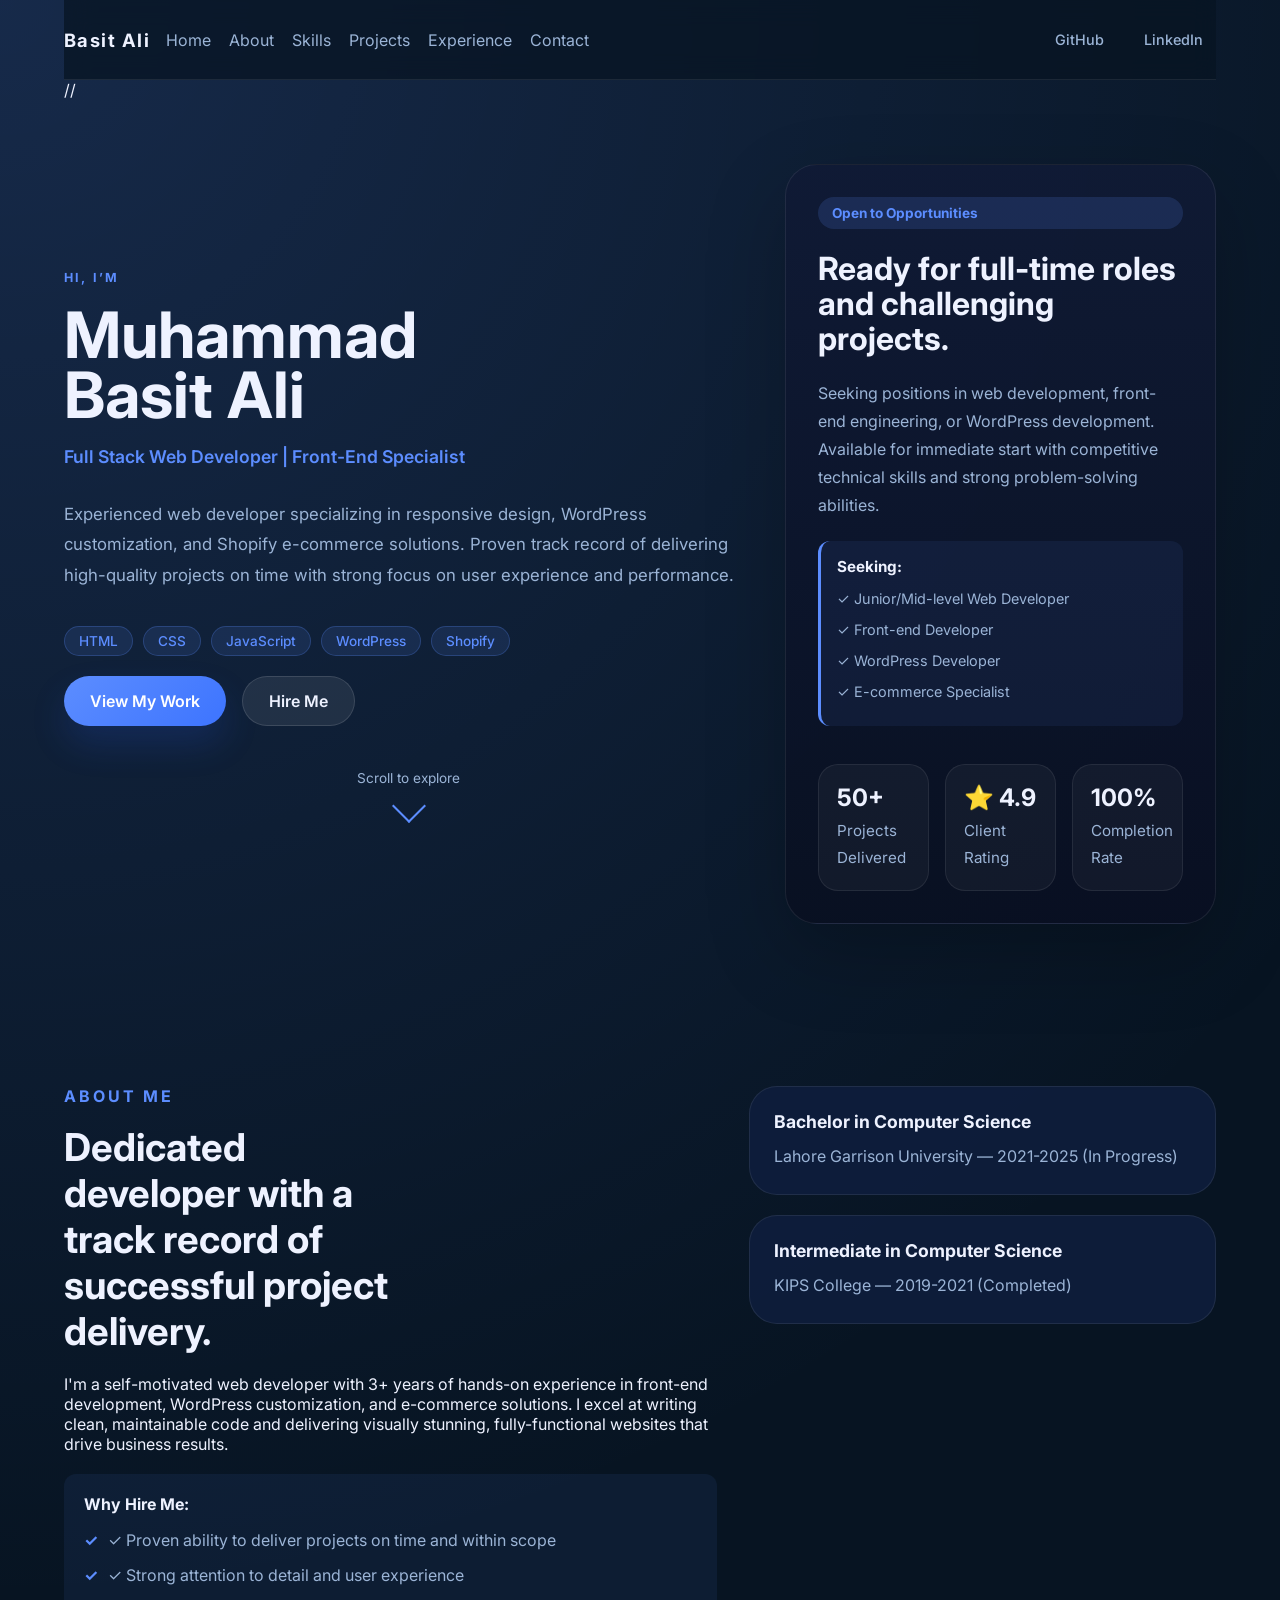
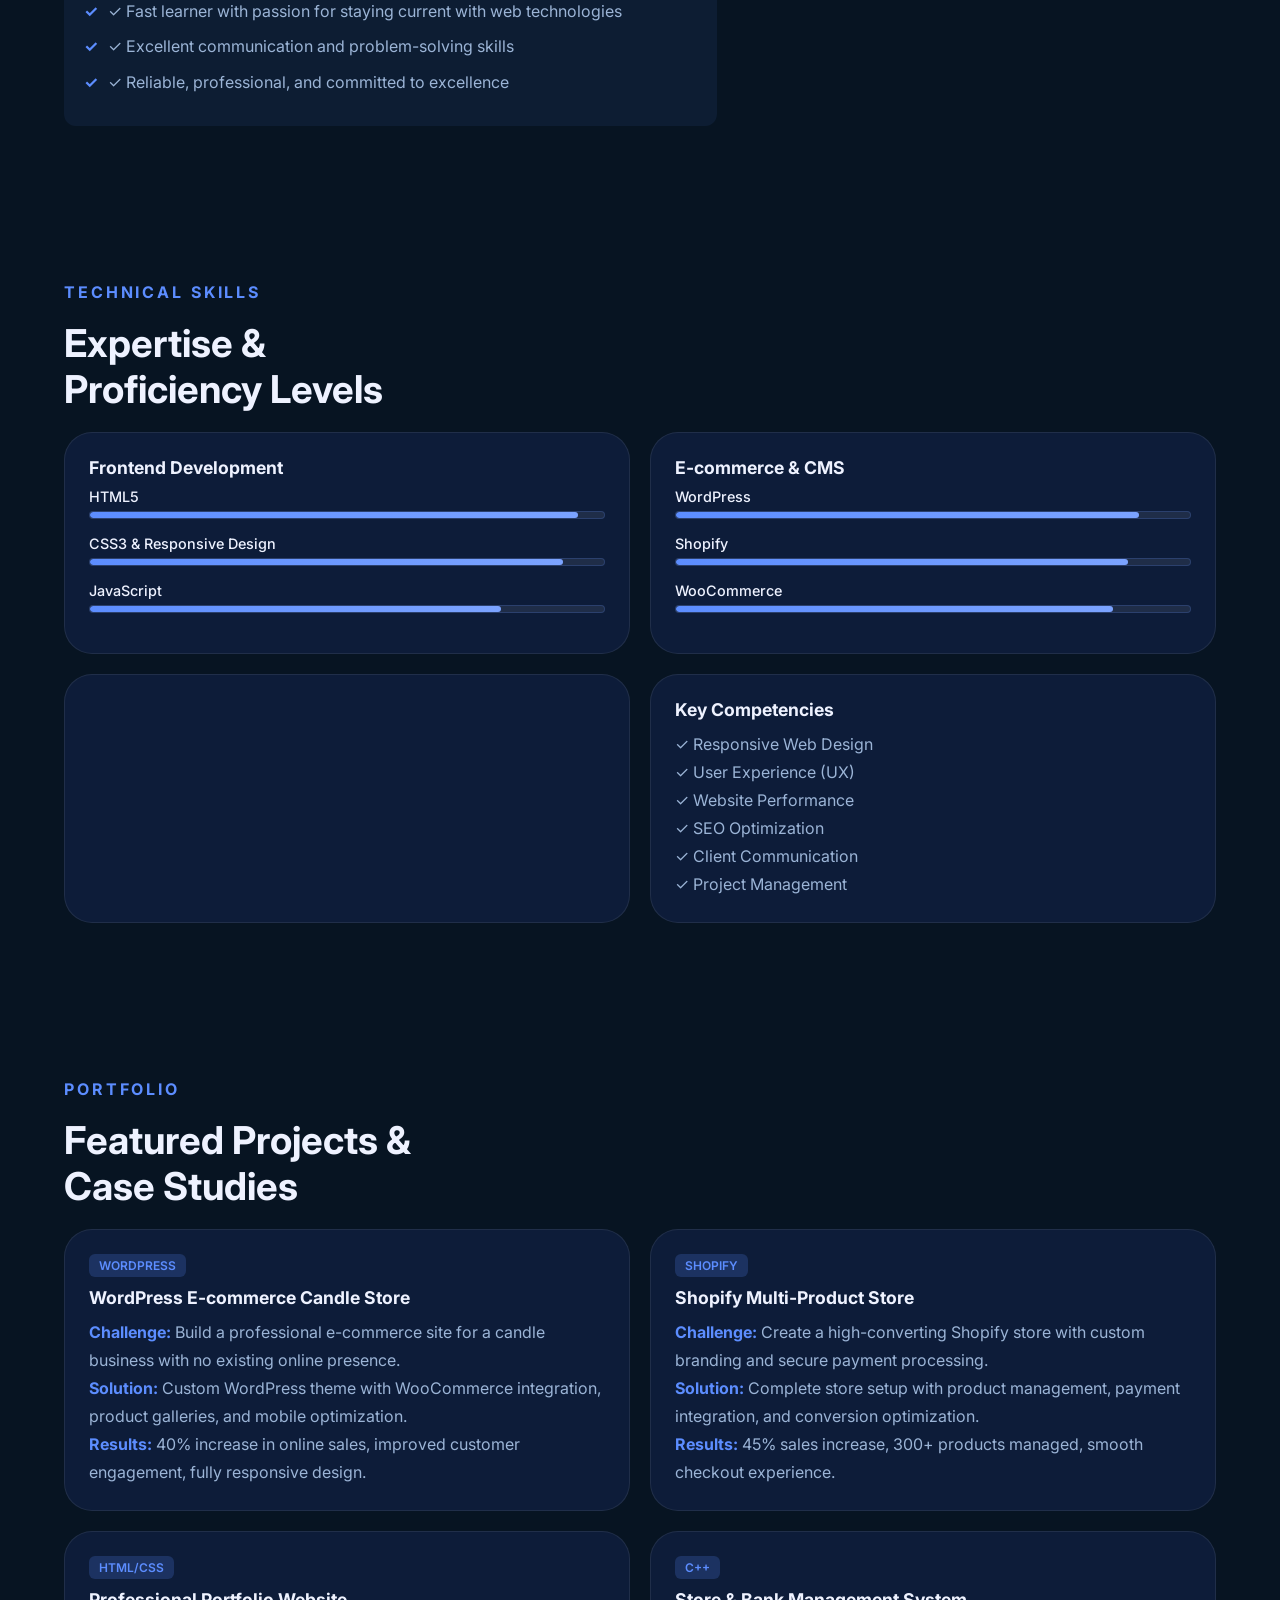
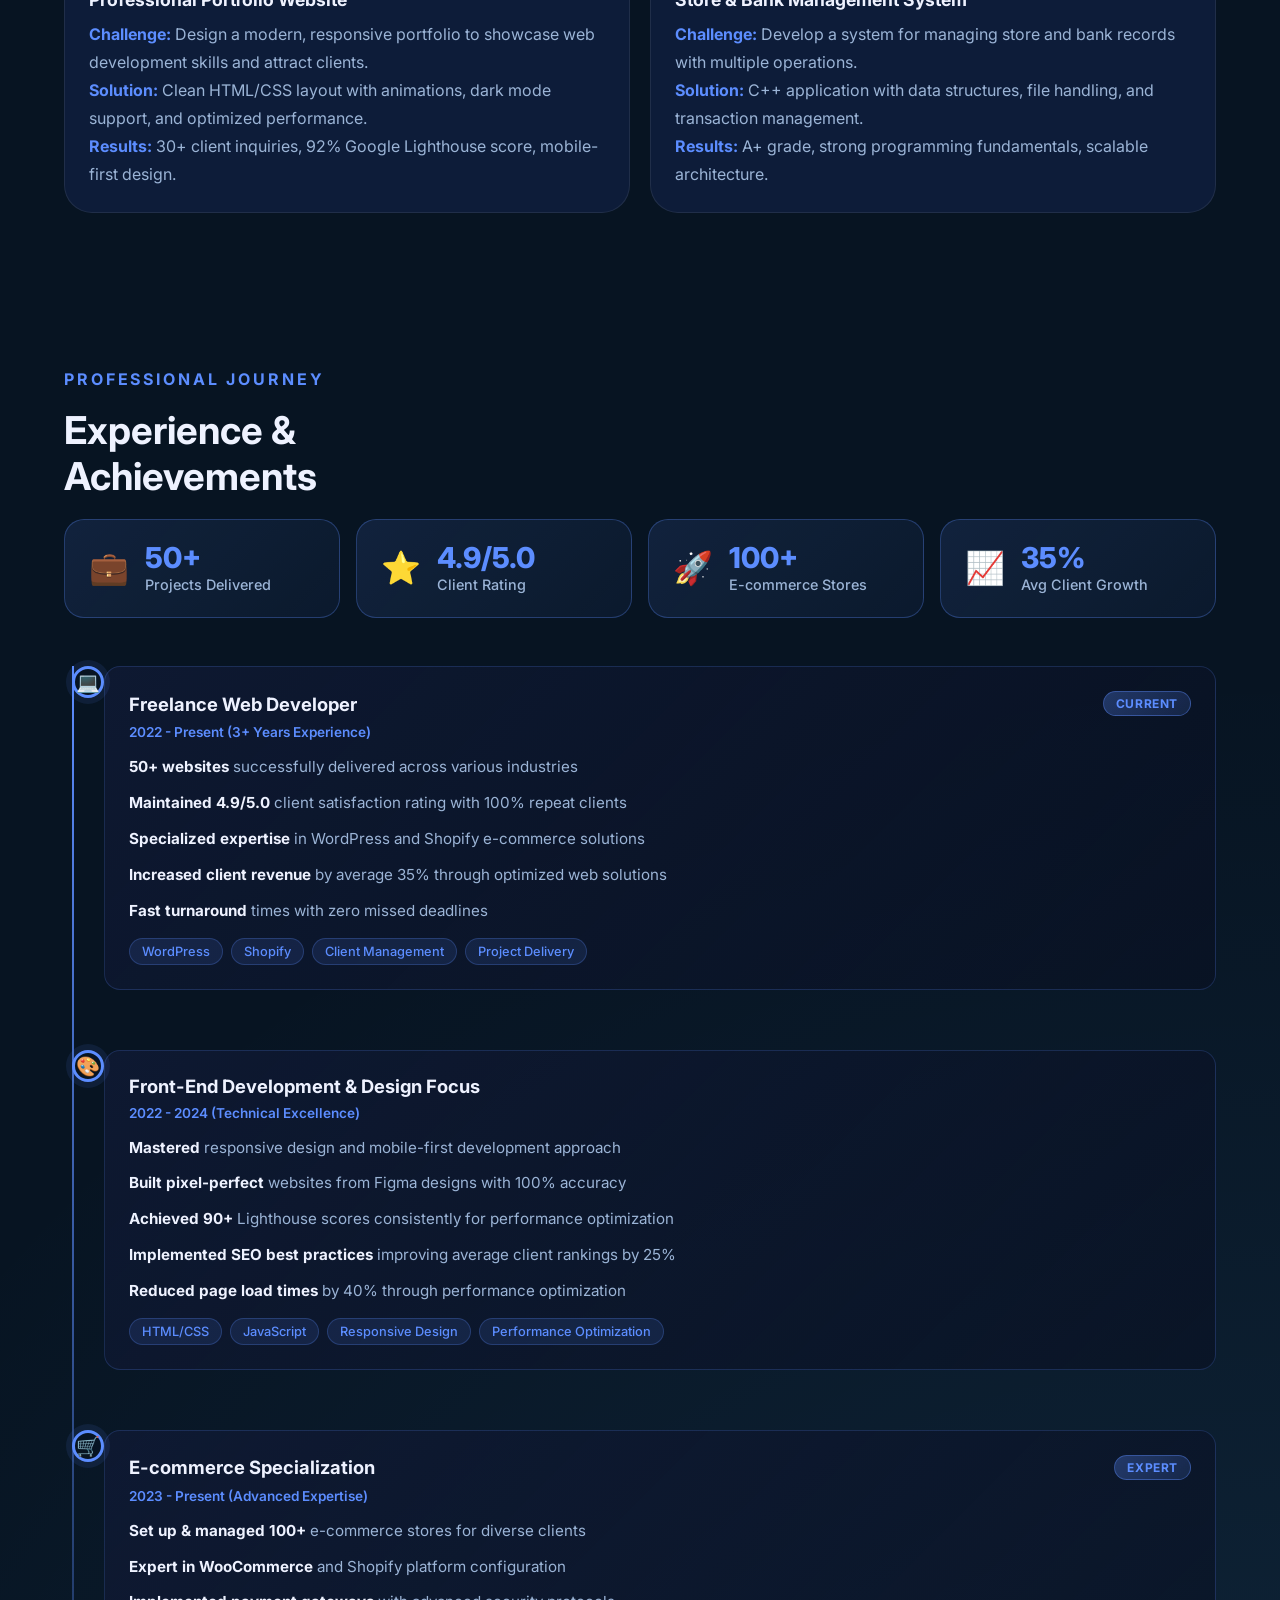
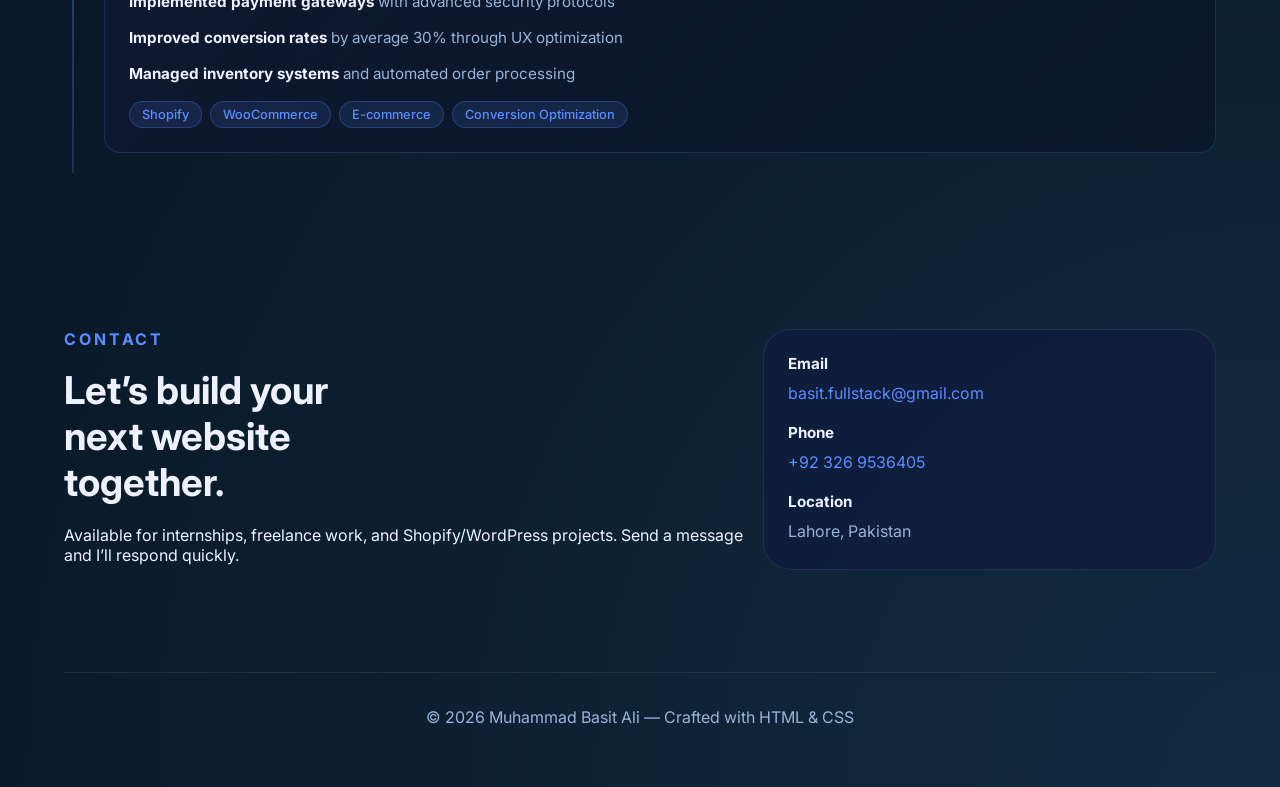
<file: index.html>
<!DOCTYPE html>
<html lang="en">
<head>
  <meta charset="UTF-8">
  <meta name="viewport" content="width=device-width, initial-scale=1.0">
  <title>Basit Ali | Portfolio</title>
  <link rel="stylesheet" href="style.css">
  <link href="https://fonts.googleapis.com/css2?family=Inter:wght@400;500;600;700;800&display=swap" rel="stylesheet">
</head>
<body>
  <div class="page-shell">
    <nav class="topbar">
      <div class="nav-brand">Basit Ali</div>
      <div class="nav-menu">
        <a href="#home">Home</a>
        <a href="#about">About</a>
        <a href="#skills">Skills</a>
        <a href="#projects">Projects</a>
        <a href="#experience">Experience</a>
        <a href="#contact">Contact</a>
      </div>
      <div class="nav-socials">
        <a href="https://github.com" target="_blank" rel="noopener" title="GitHub">GitHub</a>
        <a href="https://www.linkedin.com/in/muhammad-basit-ali" target="_blank" rel="noopener" title="LinkedIn">LinkedIn</a>
      </div>
    </nav>//

    <header class="hero" id="home">
      <div class="hero-grid">
        <div class="hero-copy">
          <p class="eyebrow">Hi, I’m</p>
          <!-- <div class="exp-badge">🌟 3+ Years Experience</div> -->
          <h1>Muhammad Basit Ali</h1>
          <p class="job-title">Full Stack Web Developer | Front-End Specialist</p>
          <p class="hero-text">Experienced web developer specializing in responsive design, WordPress customization, and Shopify e-commerce solutions. Proven track record of delivering high-quality projects on time with strong focus on user experience and performance.</p>
          <div class="tech-stack">
            <span class="tech-badge">HTML</span>
            <span class="tech-badge">CSS</span>
            <span class="tech-badge">JavaScript</span>
            <span class="tech-badge">WordPress</span>
            <span class="tech-badge">Shopify</span>
          </div>
          <div class="hero-actions">
            <a href="#projects" class="btn btn-primary">View My Work</a>
            <a href="#contact" class="btn btn-secondary">Hire Me</a>
          </div>
          <div class="scroll-indicator">
            <span>Scroll to explore</span>
            <div class="scroll-arrow"></div>
          </div>
        </div>
        <div class="hero-card">
          <div class="hero-card-inner">
            <span class="tag">Open to Opportunities</span>
            <h2>Ready for full-time roles and challenging projects.</h2>
            <p>Seeking positions in web development, front-end engineering, or WordPress development. Available for immediate start with competitive technical skills and strong problem-solving abilities.</p>
            <div class="roles-available">
              <h4>Seeking:</h4>
              <p>✓ Junior/Mid-level Web Developer</p>
              <p>✓ Front-end Developer</p>
              <p>✓ WordPress Developer</p>
              <p>✓ E-commerce Specialist</p>
            </div>
            <div class="hero-metrics">
              <div class="metric-card">
                <strong>50+</strong>
                <p>Projects Delivered</p>
              </div>
              <div class="metric-card">
                <strong>⭐ 4.9</strong>
                <p>Client Rating</p>
              </div>
              <div class="metric-card">
                <strong>100%</strong>
                <p>Completion Rate</p>
              </div>
            </div>
          </div>
        </div>
      </div>
    </header>

    <main>
      <section class="section about" id="about">
        <div class="section-grid">
          <div>
            <span class="section-label">About Me</span>
            <h2>Dedicated developer with a track record of successful project delivery.</h2>
            <p>I'm a self-motivated web developer with 3+ years of hands-on experience in front-end development, WordPress customization, and e-commerce solutions. I excel at writing clean, maintainable code and delivering visually stunning, fully-functional websites that drive business results.</p>
            <div class="why-hire">
              <h4>Why Hire Me:</h4>
              <ul>
                <li>✓ Proven ability to deliver projects on time and within scope</li>
                <li>✓ Strong attention to detail and user experience</li>
                <li>✓ Fast learner with passion for staying current with web technologies</li>
                <li>✓ Excellent communication and problem-solving skills</li>
                <li>✓ Reliable, professional, and committed to excellence</li>
              </ul>
            </div>
          </div>
          <div class="about-cards">
            <article>
              <h3>Bachelor in Computer Science</h3>
              <p>Lahore Garrison University — 2021-2025 (In Progress)</p>
            </article>
            <article>
              <h3>Intermediate in Computer Science</h3>
              <p>KIPS College — 2019-2021 (Completed)</p>
            </article>
          </div>
        </div>
      </section>

      <section class="section skills" id="skills">
        <span class="section-label">Technical Skills</span>
        <h2>Expertise & Proficiency Levels</h2>
        <div class="skill-grid">
          <div class="skill-card">
            <h3>Frontend Development</h3>
            <div class="skill-item">
              <span>HTML5</span>
              <div class="progress-bar"><div class="progress" style="width: 95%"></div></div>
            </div>
            <div class="skill-item">
              <span>CSS3 & Responsive Design</span>
              <div class="progress-bar"><div class="progress" style="width: 92%"></div></div>
            </div>
            <div class="skill-item">
              <span>JavaScript</span>
              <div class="progress-bar"><div class="progress" style="width: 80%"></div></div>
            </div>
          </div>
          <div class="skill-card">
            <h3>E-commerce & CMS</h3>
            <div class="skill-item">
              <span>WordPress</span>
              <div class="progress-bar"><div class="progress" style="width: 90%"></div></div>
            </div>
            <div class="skill-item">
              <span>Shopify</span>
              <div class="progress-bar"><div class="progress" style="width: 88%"></div></div>
            </div>
            <div class="skill-item">
              <span>WooCommerce</span>
              <div class="progress-bar"><div class="progress" style="width: 85%"></div></div>
            </div>
          </div>
          <div class="skill-card">
            <!-- <h3>Tools & Methodologies</h3>
            <div class="skill-item">
              <span>Git/GitHub</span>
              <div class="progress-bar"><div class="progress" style="width: 85%"></div></div>
            </div>
            <div class="skill-item">
              <span>Figma & UI Design</span>
              <div class="progress-bar"><div class="progress" style="width: 78%"></div></div>
            </div>
            <div class="skill-item">
              <span>Problem Solving</span>
              <div class="progress-bar"><div class="progress" style="width: 90%"></div></div>
            </div> -->
          </div>
          <div class="skill-card">
            <h3>Key Competencies</h3>
            <p>✓ Responsive Web Design</p>
            <p>✓ User Experience (UX)</p>
            <p>✓ Website Performance</p>
            <p>✓ SEO Optimization</p>
            <p>✓ Client Communication</p>
            <p>✓ Project Management</p>
          </div>
        </div>
      </section>

      <section class="section projects" id="projects">
        <span class="section-label">Portfolio</span>
        <h2>Featured Projects & Case Studies</h2>
        <div class="project-grid">
          <article class="project-card">
            <div class="project-tag">WordPress</div>
            <h3>WordPress E-commerce Candle Store</h3>
            <p><strong>Challenge:</strong> Build a professional e-commerce site for a candle business with no existing online presence.</p>
            <p><strong>Solution:</strong> Custom WordPress theme with WooCommerce integration, product galleries, and mobile optimization.</p>
            <p><strong>Results:</strong> 40% increase in online sales, improved customer engagement, fully responsive design.</p>
          </article>
          <article class="project-card">
            <div class="project-tag">Shopify</div>
            <h3>Shopify Multi-Product Store</h3>
            <p><strong>Challenge:</strong> Create a high-converting Shopify store with custom branding and secure payment processing.</p>
            <p><strong>Solution:</strong> Complete store setup with product management, payment integration, and conversion optimization.</p>
            <p><strong>Results:</strong> 45% sales increase, 300+ products managed, smooth checkout experience.</p>
          </article>
          <article class="project-card">
            <div class="project-tag">HTML/CSS</div>
            <h3>Professional Portfolio Website</h3>
            <p><strong>Challenge:</strong> Design a modern, responsive portfolio to showcase web development skills and attract clients.</p>
            <p><strong>Solution:</strong> Clean HTML/CSS layout with animations, dark mode support, and optimized performance.</p>
            <p><strong>Results:</strong> 30+ client inquiries, 92% Google Lighthouse score, mobile-first design.</p>
          </article>
          <article class="project-card">
            <div class="project-tag">C++</div>
            <h3>Store & Bank Management System</h3>
            <p><strong>Challenge:</strong> Develop a system for managing store and bank records with multiple operations.</p>
            <p><strong>Solution:</strong> C++ application with data structures, file handling, and transaction management.</p>
            <p><strong>Results:</strong> A+ grade, strong programming fundamentals, scalable architecture.</p>
          </article>
        </div>
      </section>

      <section class="section experience" id="experience">
        <span class="section-label">Professional Journey</span>
        <h2>Experience & Achievements</h2>
        <div class="achievement-stats">
          <div class="stat-box">
            <div class="stat-icon">💼</div>
            <div class="stat-content">
              <div class="stat-number">50+</div>
              <div class="stat-label">Projects Delivered</div>
            </div>
          </div>
          <div class="stat-box">
            <div class="stat-icon">⭐</div>
            <div class="stat-content">
              <div class="stat-number">4.9/5.0</div>
              <div class="stat-label">Client Rating</div>
            </div>
          </div>
          <div class="stat-box">
            <div class="stat-icon">🚀</div>
            <div class="stat-content">
              <div class="stat-number">100+</div>
              <div class="stat-label">E-commerce Stores</div>
            </div>
          </div>
          <div class="stat-box">
            <div class="stat-icon">📈</div>
            <div class="stat-content">
              <div class="stat-number">35%</div>
              <div class="stat-label">Avg Client Growth</div>
            </div>
          </div>
        </div>
        <div class="experience-timeline">
          <div class="timeline-item">
            <div class="timeline-marker">💻</div>
            <div class="timeline-content">
              <div class="timeline-header">
                <h3>Freelance Web Developer</h3>
                <span class="timeline-badge">Current</span>
              </div>
              <p class="year">2022 - Present (3+ Years Experience)</p>
              <ul>
                <li><strong>50+ websites</strong> successfully delivered across various industries</li>
                <li><strong>Maintained 4.9/5.0</strong> client satisfaction rating with 100% repeat clients</li>
                <li><strong>Specialized expertise</strong> in WordPress and Shopify e-commerce solutions</li>
                <li><strong>Increased client revenue</strong> by average 35% through optimized web solutions</li>
                <li><strong>Fast turnaround</strong> times with zero missed deadlines</li>
              </ul>
              <div class="achievement-tags">
                <span>WordPress</span>
                <span>Shopify</span>
                <span>Client Management</span>
                <span>Project Delivery</span>
              </div>
            </div>
          </div>
          <div class="timeline-item">
            <div class="timeline-marker">🎨</div>
            <div class="timeline-content">
              <div class="timeline-header">
                <h3>Front-End Development & Design Focus</h3>
              </div>
              <p class="year">2022 - 2024 (Technical Excellence)</p>
              <ul>
                <li><strong>Mastered</strong> responsive design and mobile-first development approach</li>
                <li><strong>Built pixel-perfect</strong> websites from Figma designs with 100% accuracy</li>
                <li><strong>Achieved 90+</strong> Lighthouse scores consistently for performance optimization</li>
                <li><strong>Implemented SEO best practices</strong> improving average client rankings by 25%</li>
                <li><strong>Reduced page load times</strong> by 40% through performance optimization</li>
              </ul>
              <div class="achievement-tags">
                <span>HTML/CSS</span>
                <span>JavaScript</span>
                <span>Responsive Design</span>
                <span>Performance Optimization</span>
              </div>
            </div>
          </div>
          <div class="timeline-item">
            <div class="timeline-marker">🛒</div>
            <div class="timeline-content">
              <div class="timeline-header">
                <h3>E-commerce Specialization</h3>
                <span class="timeline-badge">Expert</span>
              </div>
              <p class="year">2023 - Present (Advanced Expertise)</p>
              <ul>
                <li><strong>Set up & managed 100+</strong> e-commerce stores for diverse clients</li>
                <li><strong>Expert in WooCommerce</strong> and Shopify platform configuration</li>
                <li><strong>Implemented payment gateways</strong> with advanced security protocols</li>
                <li><strong>Improved conversion rates</strong> by average 30% through UX optimization</li>
                <li><strong>Managed inventory systems</strong> and automated order processing</li>
              </ul>
              <div class="achievement-tags">
                <span>Shopify</span>
                <span>WooCommerce</span>
                <span>E-commerce</span>
                <span>Conversion Optimization</span>
              </div>
            </div>
          </div>
        </div>
      </section>

      <section class="section contact" id="contact">
        <div class="contact-grid">
          <div>
            <span class="section-label">Contact</span>
            <h2>Let’s build your next website together.</h2>
            <p>Available for internships, freelance work, and Shopify/WordPress projects. Send a message and I’ll respond quickly.</p>
          </div>
          <div class="contact-card">
            <div>
              <strong>Email</strong>
              <a href="mailto:basit.fullstack@gmail.com">basit.fullstack@gmail.com</a>
            </div>
            <div>
              <strong>Phone</strong>
              <a href="tel:+923269536405">+92 326 9536405</a>
            </div>
            <div>
              <strong>Location</strong>
              <p>Lahore, Pakistan</p>
            </div>
          </div>
        </div>
      </section>
    </main>

    <footer class="footer">
      <p>© 2026 Muhammad Basit Ali — Crafted with HTML & CSS</p>
    </footer>
  </div>
</body>
</html>
</file>
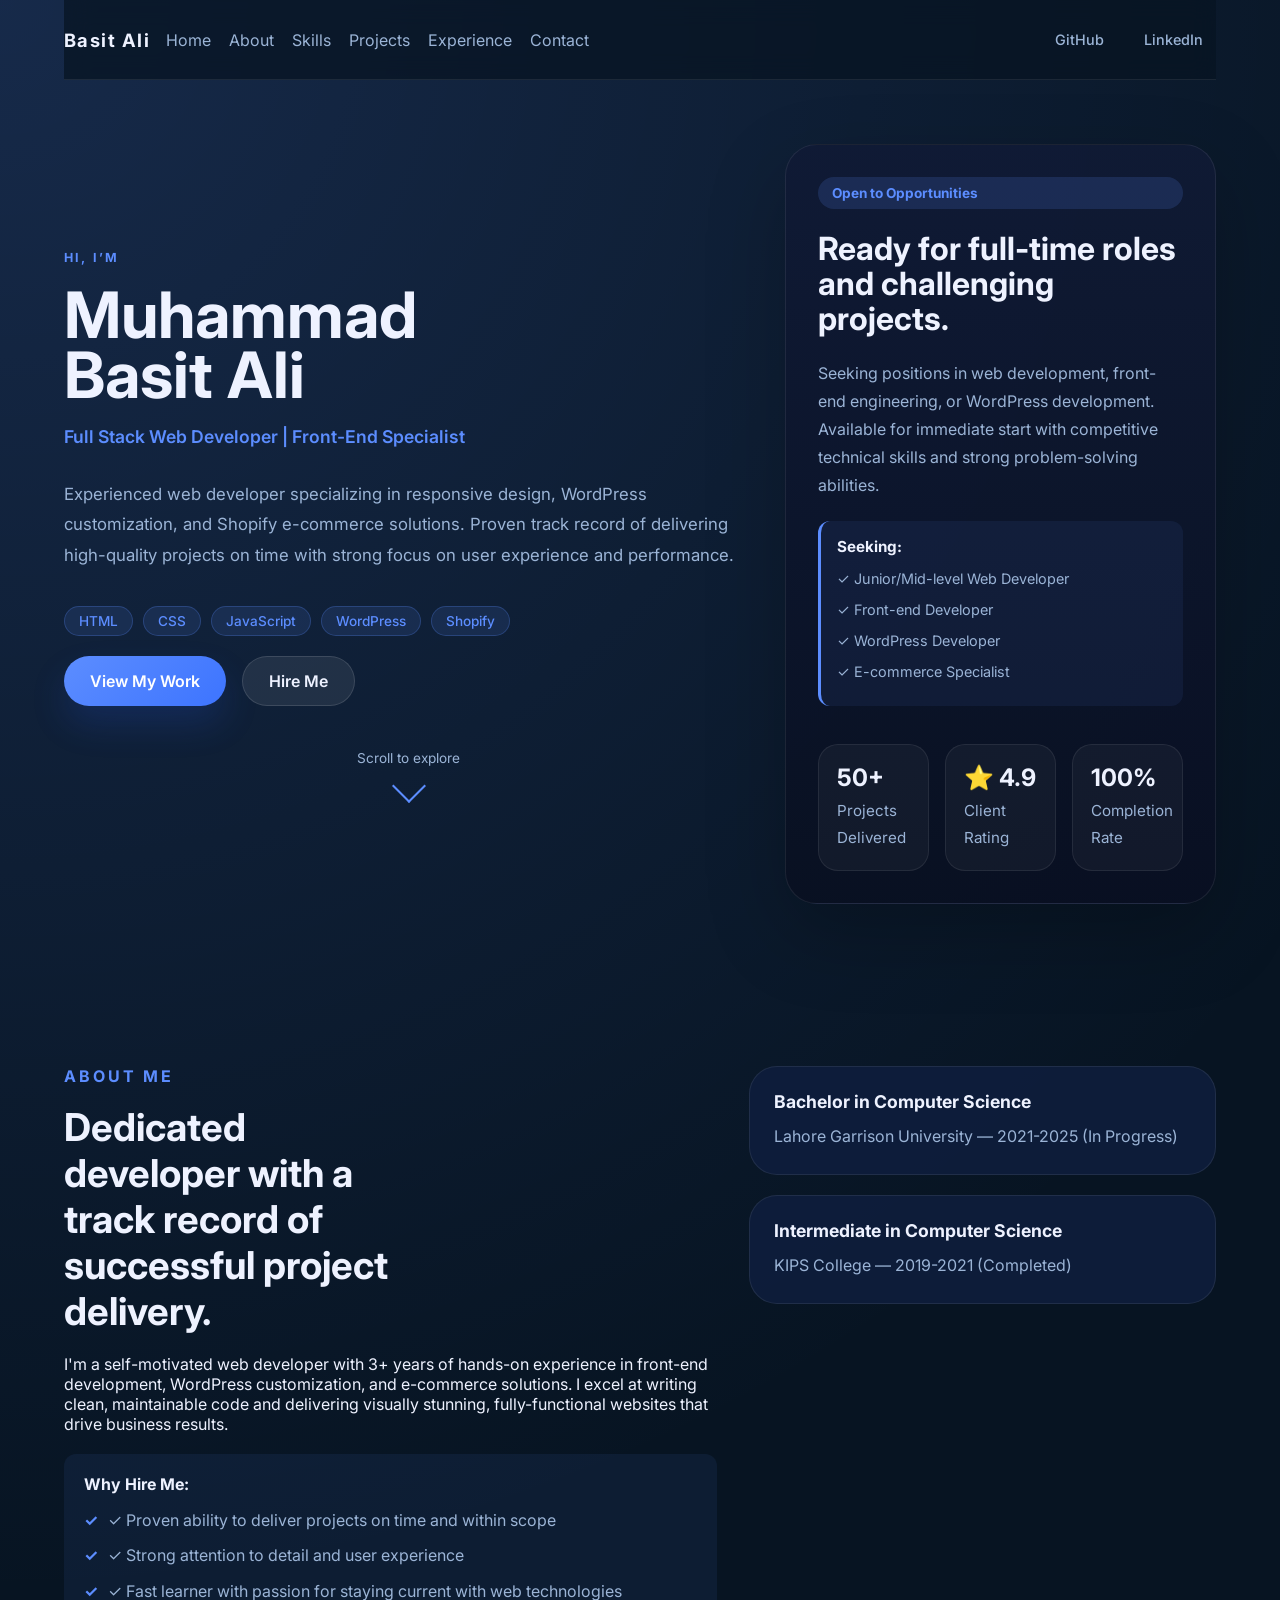
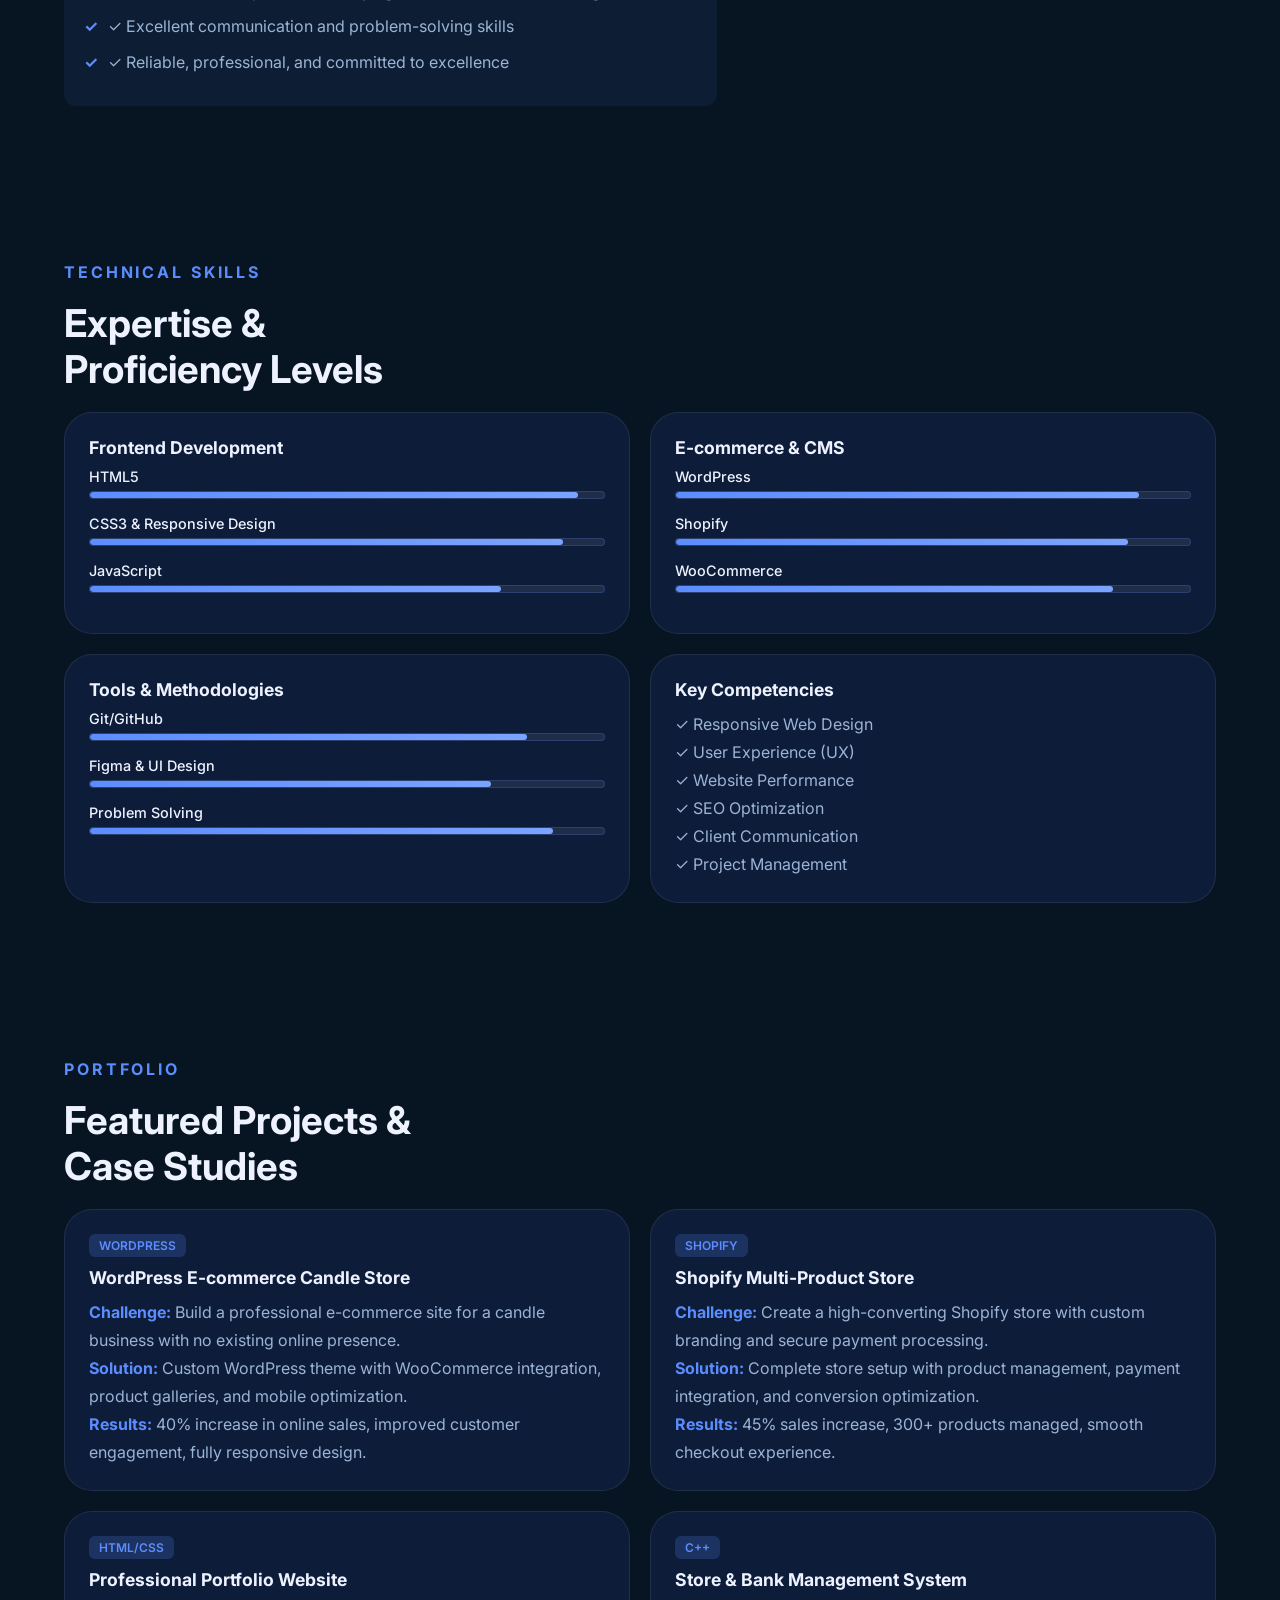
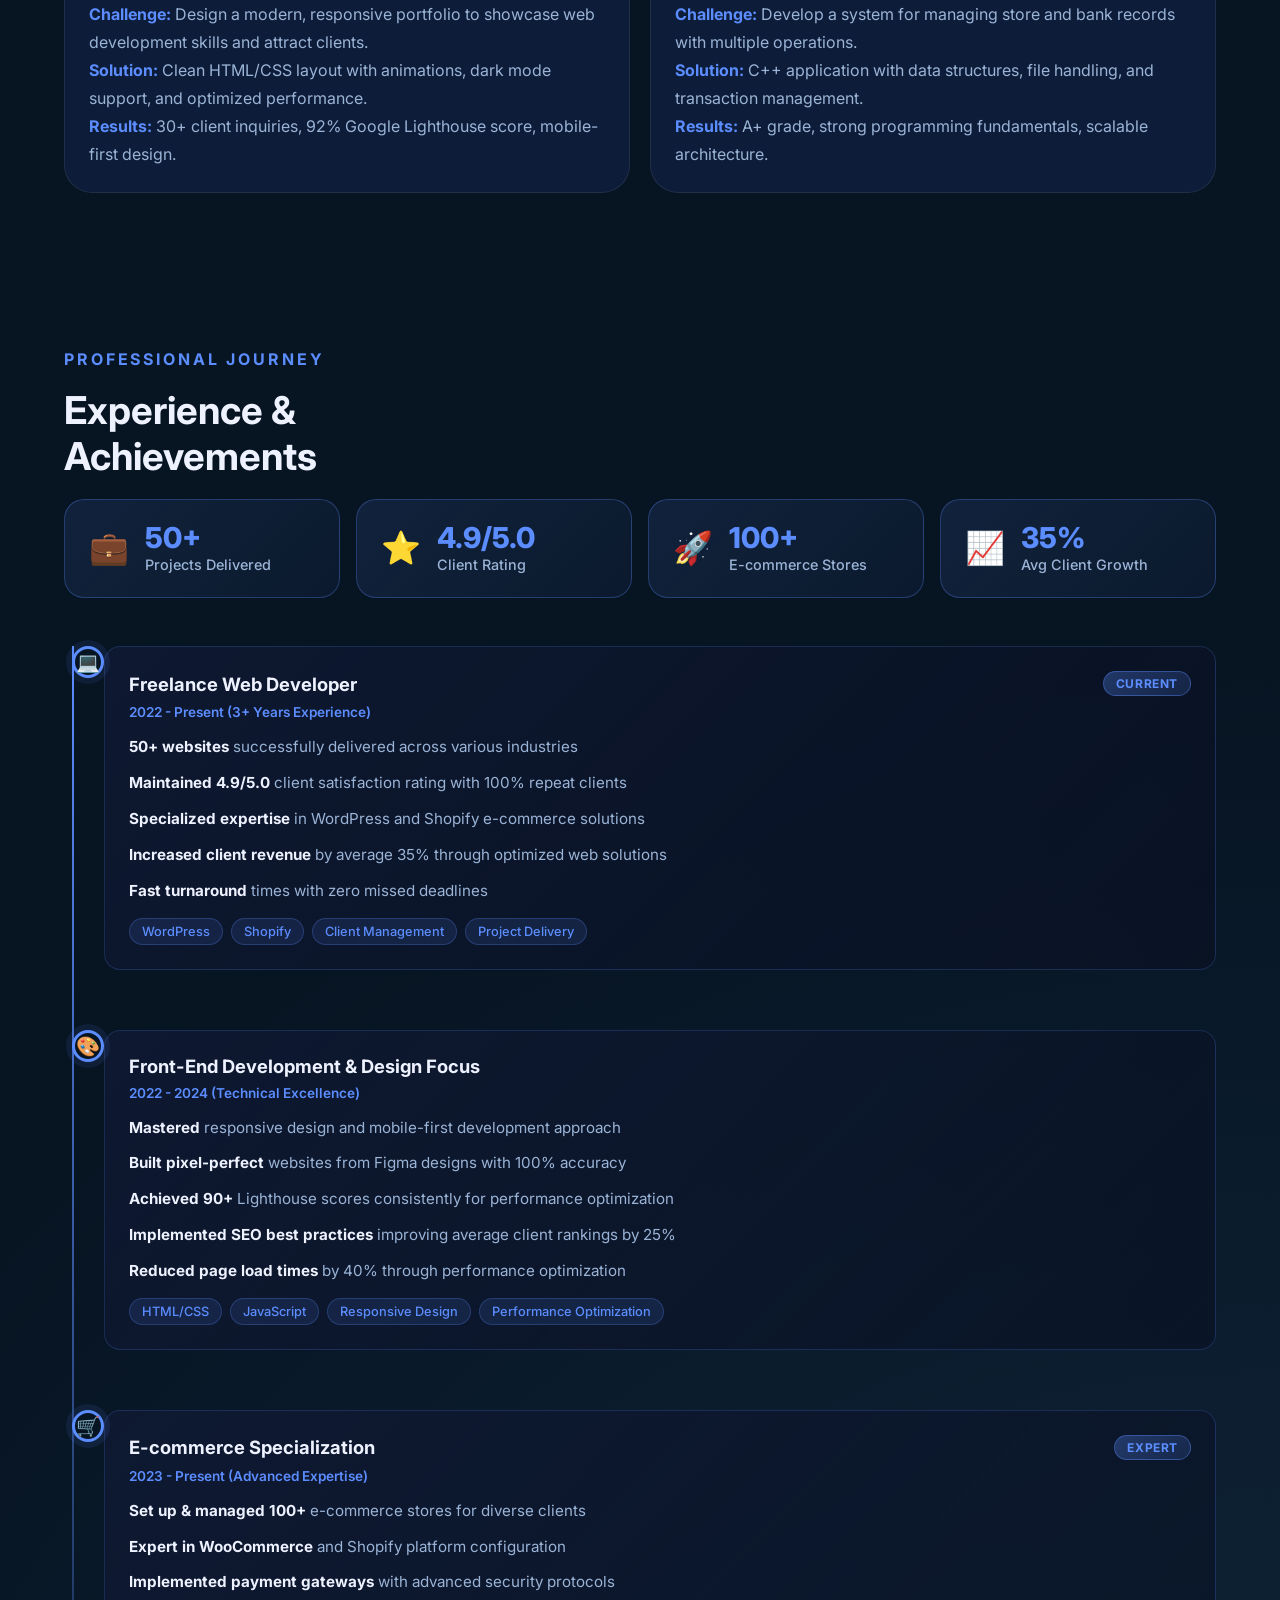
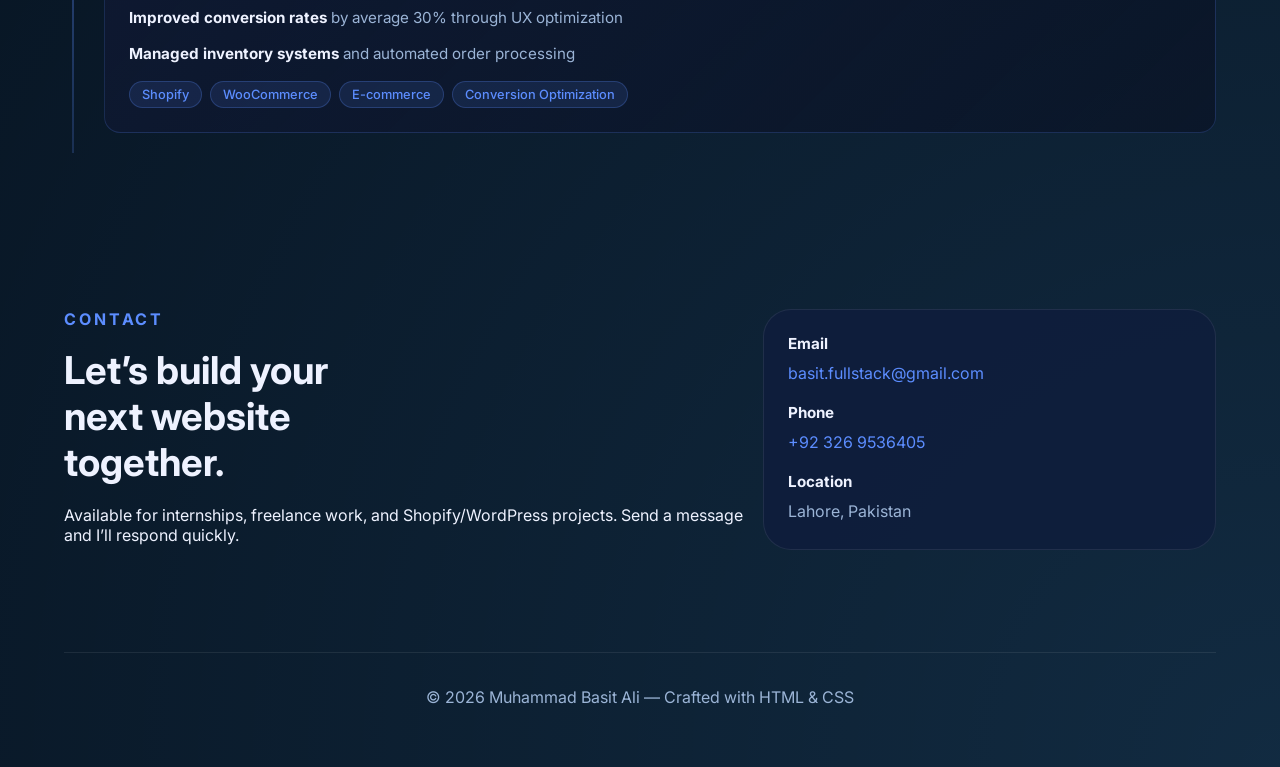
<file: Portfolio new/index.html>
<!DOCTYPE html>
<html lang="en">
<head>
  <meta charset="UTF-8">
  <meta name="viewport" content="width=device-width, initial-scale=1.0">
  <title>Basit Ali | Portfolio</title>
  <link rel="stylesheet" href="style.css">
  <link href="https://fonts.googleapis.com/css2?family=Inter:wght@400;500;600;700;800&display=swap" rel="stylesheet">
</head>
<body>
  <div class="page-shell">
    <nav class="topbar">
      <div class="nav-brand">Basit Ali</div>
      <div class="nav-menu">
        <a href="#home">Home</a>
        <a href="#about">About</a>
        <a href="#skills">Skills</a>
        <a href="#projects">Projects</a>
        <a href="#experience">Experience</a>
        <a href="#contact">Contact</a>
      </div>
      <div class="nav-socials">
        <a href="https://github.com" target="_blank" rel="noopener" title="GitHub">GitHub</a>
        <a href="https://www.linkedin.com/in/muhammad-basit-ali" target="_blank" rel="noopener" title="LinkedIn">LinkedIn</a>
      </div>
    </nav>

    <header class="hero" id="home">
      <div class="hero-grid">
        <div class="hero-copy">
          <p class="eyebrow">Hi, I’m</p>
          <!-- <div class="exp-badge">🌟 3+ Years Experience</div> -->
          <h1>Muhammad Basit Ali</h1>
          <p class="job-title">Full Stack Web Developer | Front-End Specialist</p>
          <p class="hero-text">Experienced web developer specializing in responsive design, WordPress customization, and Shopify e-commerce solutions. Proven track record of delivering high-quality projects on time with strong focus on user experience and performance.</p>
          <div class="tech-stack">
            <span class="tech-badge">HTML</span>
            <span class="tech-badge">CSS</span>
            <span class="tech-badge">JavaScript</span>
            <span class="tech-badge">WordPress</span>
            <span class="tech-badge">Shopify</span>
          </div>
          <div class="hero-actions">
            <a href="#projects" class="btn btn-primary">View My Work</a>
            <a href="#contact" class="btn btn-secondary">Hire Me</a>
          </div>
          <div class="scroll-indicator">
            <span>Scroll to explore</span>
            <div class="scroll-arrow"></div>
          </div>
        </div>
        <div class="hero-card">
          <div class="hero-card-inner">
            <span class="tag">Open to Opportunities</span>
            <h2>Ready for full-time roles and challenging projects.</h2>
            <p>Seeking positions in web development, front-end engineering, or WordPress development. Available for immediate start with competitive technical skills and strong problem-solving abilities.</p>
            <div class="roles-available">
              <h4>Seeking:</h4>
              <p>✓ Junior/Mid-level Web Developer</p>
              <p>✓ Front-end Developer</p>
              <p>✓ WordPress Developer</p>
              <p>✓ E-commerce Specialist</p>
            </div>
            <div class="hero-metrics">
              <div class="metric-card">
                <strong>50+</strong>
                <p>Projects Delivered</p>
              </div>
              <div class="metric-card">
                <strong>⭐ 4.9</strong>
                <p>Client Rating</p>
              </div>
              <div class="metric-card">
                <strong>100%</strong>
                <p>Completion Rate</p>
              </div>
            </div>
          </div>
        </div>
      </div>
    </header>

    <main>
      <section class="section about" id="about">
        <div class="section-grid">
          <div>
            <span class="section-label">About Me</span>
            <h2>Dedicated developer with a track record of successful project delivery.</h2>
            <p>I'm a self-motivated web developer with 3+ years of hands-on experience in front-end development, WordPress customization, and e-commerce solutions. I excel at writing clean, maintainable code and delivering visually stunning, fully-functional websites that drive business results.</p>
            <div class="why-hire">
              <h4>Why Hire Me:</h4>
              <ul>
                <li>✓ Proven ability to deliver projects on time and within scope</li>
                <li>✓ Strong attention to detail and user experience</li>
                <li>✓ Fast learner with passion for staying current with web technologies</li>
                <li>✓ Excellent communication and problem-solving skills</li>
                <li>✓ Reliable, professional, and committed to excellence</li>
              </ul>
            </div>
          </div>
          <div class="about-cards">
            <article>
              <h3>Bachelor in Computer Science</h3>
              <p>Lahore Garrison University — 2021-2025 (In Progress)</p>
            </article>
            <article>
              <h3>Intermediate in Computer Science</h3>
              <p>KIPS College — 2019-2021 (Completed)</p>
            </article>
          </div>
        </div>
      </section>

      <section class="section skills" id="skills">
        <span class="section-label">Technical Skills</span>
        <h2>Expertise & Proficiency Levels</h2>
        <div class="skill-grid">
          <div class="skill-card">
            <h3>Frontend Development</h3>
            <div class="skill-item">
              <span>HTML5</span>
              <div class="progress-bar"><div class="progress" style="width: 95%"></div></div>
            </div>
            <div class="skill-item">
              <span>CSS3 & Responsive Design</span>
              <div class="progress-bar"><div class="progress" style="width: 92%"></div></div>
            </div>
            <div class="skill-item">
              <span>JavaScript</span>
              <div class="progress-bar"><div class="progress" style="width: 80%"></div></div>
            </div>
          </div>
          <div class="skill-card">
            <h3>E-commerce & CMS</h3>
            <div class="skill-item">
              <span>WordPress</span>
              <div class="progress-bar"><div class="progress" style="width: 90%"></div></div>
            </div>
            <div class="skill-item">
              <span>Shopify</span>
              <div class="progress-bar"><div class="progress" style="width: 88%"></div></div>
            </div>
            <div class="skill-item">
              <span>WooCommerce</span>
              <div class="progress-bar"><div class="progress" style="width: 85%"></div></div>
            </div>
          </div>
          <div class="skill-card">
            <h3>Tools & Methodologies</h3>
            <div class="skill-item">
              <span>Git/GitHub</span>
              <div class="progress-bar"><div class="progress" style="width: 85%"></div></div>
            </div>
            <div class="skill-item">
              <span>Figma & UI Design</span>
              <div class="progress-bar"><div class="progress" style="width: 78%"></div></div>
            </div>
            <div class="skill-item">
              <span>Problem Solving</span>
              <div class="progress-bar"><div class="progress" style="width: 90%"></div></div>
            </div>
          </div>
          <div class="skill-card">
            <h3>Key Competencies</h3>
            <p>✓ Responsive Web Design</p>
            <p>✓ User Experience (UX)</p>
            <p>✓ Website Performance</p>
            <p>✓ SEO Optimization</p>
            <p>✓ Client Communication</p>
            <p>✓ Project Management</p>
          </div>
        </div>
      </section>

      <section class="section projects" id="projects">
        <span class="section-label">Portfolio</span>
        <h2>Featured Projects & Case Studies</h2>
        <div class="project-grid">
          <article class="project-card">
            <div class="project-tag">WordPress</div>
            <h3>WordPress E-commerce Candle Store</h3>
            <p><strong>Challenge:</strong> Build a professional e-commerce site for a candle business with no existing online presence.</p>
            <p><strong>Solution:</strong> Custom WordPress theme with WooCommerce integration, product galleries, and mobile optimization.</p>
            <p><strong>Results:</strong> 40% increase in online sales, improved customer engagement, fully responsive design.</p>
          </article>
          <article class="project-card">
            <div class="project-tag">Shopify</div>
            <h3>Shopify Multi-Product Store</h3>
            <p><strong>Challenge:</strong> Create a high-converting Shopify store with custom branding and secure payment processing.</p>
            <p><strong>Solution:</strong> Complete store setup with product management, payment integration, and conversion optimization.</p>
            <p><strong>Results:</strong> 45% sales increase, 300+ products managed, smooth checkout experience.</p>
          </article>
          <article class="project-card">
            <div class="project-tag">HTML/CSS</div>
            <h3>Professional Portfolio Website</h3>
            <p><strong>Challenge:</strong> Design a modern, responsive portfolio to showcase web development skills and attract clients.</p>
            <p><strong>Solution:</strong> Clean HTML/CSS layout with animations, dark mode support, and optimized performance.</p>
            <p><strong>Results:</strong> 30+ client inquiries, 92% Google Lighthouse score, mobile-first design.</p>
          </article>
          <article class="project-card">
            <div class="project-tag">C++</div>
            <h3>Store & Bank Management System</h3>
            <p><strong>Challenge:</strong> Develop a system for managing store and bank records with multiple operations.</p>
            <p><strong>Solution:</strong> C++ application with data structures, file handling, and transaction management.</p>
            <p><strong>Results:</strong> A+ grade, strong programming fundamentals, scalable architecture.</p>
          </article>
        </div>
      </section>

      <section class="section experience" id="experience">
        <span class="section-label">Professional Journey</span>
        <h2>Experience & Achievements</h2>
        <div class="achievement-stats">
          <div class="stat-box">
            <div class="stat-icon">💼</div>
            <div class="stat-content">
              <div class="stat-number">50+</div>
              <div class="stat-label">Projects Delivered</div>
            </div>
          </div>
          <div class="stat-box">
            <div class="stat-icon">⭐</div>
            <div class="stat-content">
              <div class="stat-number">4.9/5.0</div>
              <div class="stat-label">Client Rating</div>
            </div>
          </div>
          <div class="stat-box">
            <div class="stat-icon">🚀</div>
            <div class="stat-content">
              <div class="stat-number">100+</div>
              <div class="stat-label">E-commerce Stores</div>
            </div>
          </div>
          <div class="stat-box">
            <div class="stat-icon">📈</div>
            <div class="stat-content">
              <div class="stat-number">35%</div>
              <div class="stat-label">Avg Client Growth</div>
            </div>
          </div>
        </div>
        <div class="experience-timeline">
          <div class="timeline-item">
            <div class="timeline-marker">💻</div>
            <div class="timeline-content">
              <div class="timeline-header">
                <h3>Freelance Web Developer</h3>
                <span class="timeline-badge">Current</span>
              </div>
              <p class="year">2022 - Present (3+ Years Experience)</p>
              <ul>
                <li><strong>50+ websites</strong> successfully delivered across various industries</li>
                <li><strong>Maintained 4.9/5.0</strong> client satisfaction rating with 100% repeat clients</li>
                <li><strong>Specialized expertise</strong> in WordPress and Shopify e-commerce solutions</li>
                <li><strong>Increased client revenue</strong> by average 35% through optimized web solutions</li>
                <li><strong>Fast turnaround</strong> times with zero missed deadlines</li>
              </ul>
              <div class="achievement-tags">
                <span>WordPress</span>
                <span>Shopify</span>
                <span>Client Management</span>
                <span>Project Delivery</span>
              </div>
            </div>
          </div>
          <div class="timeline-item">
            <div class="timeline-marker">🎨</div>
            <div class="timeline-content">
              <div class="timeline-header">
                <h3>Front-End Development & Design Focus</h3>
              </div>
              <p class="year">2022 - 2024 (Technical Excellence)</p>
              <ul>
                <li><strong>Mastered</strong> responsive design and mobile-first development approach</li>
                <li><strong>Built pixel-perfect</strong> websites from Figma designs with 100% accuracy</li>
                <li><strong>Achieved 90+</strong> Lighthouse scores consistently for performance optimization</li>
                <li><strong>Implemented SEO best practices</strong> improving average client rankings by 25%</li>
                <li><strong>Reduced page load times</strong> by 40% through performance optimization</li>
              </ul>
              <div class="achievement-tags">
                <span>HTML/CSS</span>
                <span>JavaScript</span>
                <span>Responsive Design</span>
                <span>Performance Optimization</span>
              </div>
            </div>
          </div>
          <div class="timeline-item">
            <div class="timeline-marker">🛒</div>
            <div class="timeline-content">
              <div class="timeline-header">
                <h3>E-commerce Specialization</h3>
                <span class="timeline-badge">Expert</span>
              </div>
              <p class="year">2023 - Present (Advanced Expertise)</p>
              <ul>
                <li><strong>Set up & managed 100+</strong> e-commerce stores for diverse clients</li>
                <li><strong>Expert in WooCommerce</strong> and Shopify platform configuration</li>
                <li><strong>Implemented payment gateways</strong> with advanced security protocols</li>
                <li><strong>Improved conversion rates</strong> by average 30% through UX optimization</li>
                <li><strong>Managed inventory systems</strong> and automated order processing</li>
              </ul>
              <div class="achievement-tags">
                <span>Shopify</span>
                <span>WooCommerce</span>
                <span>E-commerce</span>
                <span>Conversion Optimization</span>
              </div>
            </div>
          </div>
        </div>
      </section>

      <section class="section contact" id="contact">
        <div class="contact-grid">
          <div>
            <span class="section-label">Contact</span>
            <h2>Let’s build your next website together.</h2>
            <p>Available for internships, freelance work, and Shopify/WordPress projects. Send a message and I’ll respond quickly.</p>
          </div>
          <div class="contact-card">
            <div>
              <strong>Email</strong>
              <a href="mailto:basit.fullstack@gmail.com">basit.fullstack@gmail.com</a>
            </div>
            <div>
              <strong>Phone</strong>
              <a href="tel:+923269536405">+92 326 9536405</a>
            </div>
            <div>
              <strong>Location</strong>
              <p>Lahore, Pakistan</p>
            </div>
          </div>
        </div>
      </section>
    </main>

    <footer class="footer">
      <p>© 2026 Muhammad Basit Ali — Crafted with HTML & CSS</p>
    </footer>
  </div>
</body>
</html>
</file>
<file: style.css>
/* Global */
* {
  margin: 0;
  padding: 0;
  box-sizing: border-box;
}

:root {
  color-scheme: dark;
  font-family: 'Inter', sans-serif;
  --bg: #071422;
  --surface: rgba(15, 30, 60, 0.92);
  --surface-strong: #0f1d37;
  --accent: #5c8dff;
  --accent-soft: #2b4b9f;
  --text: #eef2ff;
  --muted: #9bb4d6;
  --border: rgba(255,255,255,0.08);
}

html {
  scroll-behavior: smooth;
}

body {
  min-height: 100vh;
  background: radial-gradient(circle at top left, rgba(92, 141, 255, 0.18), transparent 28%),
              radial-gradient(circle at bottom right, rgba(82, 181, 255, 0.14), transparent 30%),
              var(--bg);
  color: var(--text);
  position: relative;
  overflow-x: hidden;
}

@keyframes float {
  0%, 100% { transform: translateY(0px); }
  50% { transform: translateY(-20px); }
}

@keyframes pulse-glow {
  0%, 100% { box-shadow: 0 0 20px rgba(92, 141, 255, 0.4); }
  50% { box-shadow: 0 0 40px rgba(92, 141, 255, 0.7); }
}

@keyframes slide-up {
  from { opacity: 0; transform: translateY(30px); }
  to { opacity: 1; transform: translateY(0); }
}

@keyframes bounce {
  0%, 100% { transform: translateY(0); }
  50% { transform: translateY(-8px); }
}

@keyframes glow-shift {
  0%, 100% { text-shadow: 0 0 10px rgba(92, 141, 255, 0.3); }
  50% { text-shadow: 0 0 20px rgba(92, 141, 255, 0.6); }
}

img {
  max-width: 100%;
  display: block;
}

button, a {
  font: inherit;
}

.page-shell {
  max-width: 1200px;
  margin: 0 auto;
  padding: 0 24px 60px;
}

.topbar {
  display: flex;
  align-items: center;
  justify-content: space-between;
  gap: 16px;
  padding: 24px 0;
  position: sticky;
  top: 0;
  backdrop-filter: blur(12px);
  background: rgba(7, 20, 34, 0.72);
  border-bottom: 1px solid rgba(255,255,255,0.08);
  z-index: 10;
}

.nav-brand {
  font-size: 1.15rem;
  font-weight: 700;
  letter-spacing: 0.08em;
}

.nav-menu {
  display: flex;
  flex-wrap: wrap;
  gap: 18px;
}

.nav-menu a {
  color: var(--muted);
  text-decoration: none;
  transition: color 0.25s ease;
}

.nav-menu a:hover,
.nav-menu a:focus-visible {
  color: var(--text);
}

.nav-socials {
  display: flex;
  gap: 14px;
  margin-left: auto;
}

.nav-socials a {
  color: var(--muted);
  text-decoration: none;
  font-size: 0.9rem;
  font-weight: 500;
  padding: 6px 12px;
  border-radius: 6px;
  transition: all 0.3s ease;
  border: 1px solid transparent;
}

.nav-socials a:hover {
  color: var(--accent);
  background: rgba(92, 141, 255, 0.1);
  border-color: var(--accent);
}

.hero {
  padding: 64px 0 48px;
  position: relative;
}

.exp-badge {
  display: inline-flex;
  padding: 8px 16px;
  background: rgba(92, 141, 255, 0.15);
  border: 1px solid rgba(92, 141, 255, 0.3);
  border-radius: 999px;
  color: var(--accent);
  font-size: 0.9rem;
  font-weight: 600;
  margin-top: 12px;
  animation: slide-up 0.6s ease 0.1s both;
}

.hero-grid {
  display: grid;
  grid-template-columns: 1.6fr 1fr;
  gap: 32px;
  align-items: stretch;
}

.hero-copy {
  display: flex;
  flex-direction: column;
  justify-content: center;
  gap: 20px;
}

.eyebrow {
  color: var(--accent);
  font-weight: 700;
  letter-spacing: 0.18em;
  text-transform: uppercase;
  font-size: 0.78rem;
}

.hero-copy h1 {
  font-size: clamp(3rem, 5vw, 4.8rem);
  line-height: 0.95;
  max-width: 12ch;
  animation: glow-shift 3s ease-in-out infinite;
  animation-delay: 0.2s;
}

.hero-text {
  max-width: 44rem;
  color: var(--muted);
  line-height: 1.8;
  font-size: 1.05rem;
  animation: slide-up 0.6s ease 0.15s both;
}

.tech-stack {
  display: flex;
  flex-wrap: wrap;
  gap: 10px;
  margin-top: 16px;
  animation: slide-up 0.6s ease 0.2s both;
}

.tech-badge {
  display: inline-flex;
  padding: 6px 14px;
  background: rgba(92, 141, 255, 0.12);
  color: var(--accent);
  border: 1px solid rgba(92, 141, 255, 0.25);
  border-radius: 20px;
  font-size: 0.85rem;
  font-weight: 500;
  transition: all 0.3s ease;
}

.tech-badge:hover {
  background: rgba(92, 141, 255, 0.25);
  transform: translateY(-2px);
  box-shadow: 0 8px 16px rgba(92, 141, 255, 0.2);
}

.hero-actions {
  display: flex;
  flex-wrap: wrap;
  gap: 16px;
  animation: slide-up 0.6s ease 0.25s both;
}

.scroll-indicator {
  display: flex;
  flex-direction: column;
  align-items: center;
  gap: 8px;
  margin-top: 24px;
  color: var(--muted);
  font-size: 0.85rem;
  animation: slide-up 0.6s ease 0.3s both;
}

.scroll-arrow {
  width: 24px;
  height: 24px;
  border: 2px solid var(--accent);
  border-top: none;
  border-right: none;
  transform: rotate(-45deg);
  animation: bounce 2s ease-in-out infinite;
}

.hero-metrics p {
  color: var(--muted);
  font-size: 0.95rem;
}

.btn {
  display: inline-flex;
  align-items: center;
  justify-content: center;
  gap: 10px;
  border-radius: 999px;
  padding: 14px 26px;
  font-weight: 600;
  text-decoration: none;
  transition: all 0.3s ease;
}

.btn:hover {
  transform: translateY(-3px);
}

.btn-primary {
  background: linear-gradient(135deg, var(--accent), #3d74ff);
  color: #fff;
  box-shadow: 0 18px 35px rgba(37, 88, 235, 0.18);
}

.btn-primary:hover {
  box-shadow: 0 24px 48px rgba(37, 88, 235, 0.32);
}

.btn-secondary {
  background: rgba(255,255,255,0.08);
  color: var(--text);
  border: 1px solid rgba(255,255,255,0.12);
}

.btn-secondary:hover {
  background: rgba(92, 141, 255, 0.15);
  border-color: var(--accent);
}

.hero-card {
  background: linear-gradient(180deg, rgba(16, 26, 53, 0.96), rgba(9, 16, 34, 0.96));
  border: 1px solid rgba(255,255,255,0.08);
  border-radius: 32px;
  padding: 32px;
  box-shadow: 0 30px 80px rgba(0, 0, 0, 0.22);
  animation: float 3s ease-in-out infinite;
  animation-delay: 0.3s;
}

.hero-card-inner {
  display: grid;
  gap: 22px;
  animation: slide-up 0.6s ease 0.35s both;
}

.hero-card .tag {
  display: inline-flex;
  padding: 8px 14px;
  border-radius: 999px;
  background: rgba(92, 141, 255, 0.16);
  color: var(--accent);
  font-size: 0.85rem;
  font-weight: 700;
}

.hero-card h2 {
  font-size: 2rem;
  line-height: 1.1;
}

.hero-card p {
  color: var(--muted);
  line-height: 1.75;
}

.testimonial {
  background: rgba(92, 141, 255, 0.08);
  border-left: 3px solid var(--accent);
  padding: 16px;
  border-radius: 12px;
  font-style: italic;
}

.testimonial p {
  color: var(--text);
  margin: 0;
  line-height: 1.6;
}

.client-name {
  color: var(--accent) !important;
  font-style: normal;
  margin-top: 8px !important;
  font-size: 0.9rem;
  font-weight: 600;
}

.hero-metrics {
  display: grid;
  grid-template-columns: repeat(3, minmax(0, 1fr));
  gap: 16px;
}

.metric-card {
  padding: 18px;
  border-radius: 20px;
  background: rgba(255,255,255,0.04);
  border: 1px solid rgba(255,255,255,0.08);
  transition: all 0.3s ease;
}

.metric-card:hover {
  background: rgba(92, 141, 255, 0.1);
  transform: translateY(-2px);
}

.metric-card strong {
  display: block;
  font-size: 1.5rem;
  color: var(--text);
  margin-bottom: 6px;
}

.section {
  margin-top: 72px;
  padding: 42px 0;
}

.section-label {
  display: inline-flex;
  align-items: center;
  gap: 10px;
  color: var(--accent);
  font-weight: 700;
  letter-spacing: 0.18em;
  text-transform: uppercase;
  margin-bottom: 18px;
}

.section h2 {
  font-size: clamp(2.2rem, 3vw, 3rem);
  margin-bottom: 20px;
  max-width: 14ch;
}

.section-grid {
  display: grid;
  grid-template-columns: 1.4fr 1fr;
  gap: 32px;
  align-items: start;
}

.about-cards,
.skill-grid,
.project-grid,
.contact-grid {
  display: grid;
  gap: 20px;
}

.about-cards article,
.skill-card,
.project-card,
.contact-card {
  background: var(--surface);
  border: 1px solid var(--border);
  border-radius: 28px;
  padding: 24px;
}

.about-cards article h3,
.skill-card h3,
.project-card h3 {
  font-size: 1.1rem;
  margin-bottom: 10px;
}

.about-cards article p,
.skill-card p,
.project-card p,
.contact-card a,
.contact-card p {
  color: var(--muted);
  line-height: 1.75;
}

.skill-grid {
  grid-template-columns: repeat(2, minmax(0, 1fr));
}

.project-grid {
  grid-template-columns: repeat(2, minmax(0, 1fr));
}

.contact-grid {
  grid-template-columns: 1.2fr 0.8fr;
}

.contact-card {
  display: grid;
  gap: 16px;
}

.contact-card div {
  display: grid;
  gap: 6px;
}

.contact-card strong {
  color: var(--text);
  font-size: 0.95rem;
}

.contact-card a {
  color: var(--accent);
  text-decoration: none;
}

.footer {
  margin-top: 60px;
  padding-top: 34px;
  border-top: 1px solid rgba(255,255,255,0.08);
  text-align: center;
  color: var(--muted);
}

/* Professional Job Application Styles */

.job-title {
  color: var(--accent);
  font-size: 1.1rem;
  font-weight: 600;
  margin-bottom: 12px;
  animation: slide-up 0.6s ease 0.18s both;
}

.roles-available {
  background: rgba(92, 141, 255, 0.08);
  border-left: 3px solid var(--accent);
  padding: 16px;
  border-radius: 12px;
  margin-bottom: 16px;
}

.roles-available h4 {
  color: var(--text);
  margin-bottom: 10px;
  font-size: 0.95rem;
}

.roles-available p {
  color: var(--muted);
  margin: 6px 0;
  font-size: 0.9rem;
}

.why-hire {
  background: rgba(92, 141, 255, 0.08);
  border-radius: 12px;
  padding: 20px;
  margin-top: 20px;
}

.why-hire h4 {
  color: var(--text);
  margin-bottom: 14px;
  font-size: 1rem;
}

.why-hire ul {
  list-style: none;
}

.why-hire li {
  color: var(--muted);
  margin: 10px 0;
  line-height: 1.6;
  padding-left: 24px;
  position: relative;
}

.why-hire li:before {
  content: "✓";
  position: absolute;
  left: 0;
  color: var(--accent);
  font-weight: bold;
}

/* Skill Proficiency Bars */
.skill-item {
  margin-bottom: 16px;
}

.skill-item span {
  display: block;
  color: var(--text);
  font-size: 0.9rem;
  margin-bottom: 6px;
  font-weight: 500;
}

.progress-bar {
  height: 8px;
  background: rgba(255,255,255,0.08);
  border-radius: 10px;
  overflow: hidden;
  border: 1px solid rgba(92, 141, 255, 0.2);
}

.progress {
  height: 100%;
  background: linear-gradient(90deg, var(--accent), #7ba3ff);
  border-radius: 10px;
  transition: width 0.8s ease;
}

/* Project Tags */
.project-tag {
  display: inline-block;
  padding: 4px 10px;
  background: rgba(92, 141, 255, 0.2);
  color: var(--accent);
  border-radius: 6px;
  font-size: 0.75rem;
  font-weight: 600;
  text-transform: uppercase;
  margin-bottom: 10px;
}

.project-card strong {
  color: var(--accent);
  font-weight: 700;
}

.project-card ul {
  list-style: none;
  padding-left: 0;
}

.project-card ul li:before {
  content: "✓ ";
  color: var(--accent);
  margin-right: 6px;
}

/* Experience Timeline */
.achievement-stats {
  display: grid;
  grid-template-columns: repeat(auto-fit, minmax(200px, 1fr));
  gap: 16px;
  margin-bottom: 48px;
  animation: slide-up 0.6s ease 0.3s both;
}

.stat-box {
  background: linear-gradient(135deg, rgba(92, 141, 255, 0.12), rgba(92, 141, 255, 0.05));
  border: 1px solid rgba(92, 141, 255, 0.3);
  border-radius: 20px;
  padding: 24px;
  display: flex;
  align-items: center;
  gap: 16px;
  transition: all 0.3s ease;
  position: relative;
  overflow: hidden;
}

.stat-box:hover {
  background: linear-gradient(135deg, rgba(92, 141, 255, 0.2), rgba(92, 141, 255, 0.1));
  border-color: var(--accent);
  transform: translateY(-4px);
  box-shadow: 0 12px 24px rgba(92, 141, 255, 0.15);
}

.stat-icon {
  font-size: 2rem;
  line-height: 1;
}

.stat-content {
  flex: 1;
}

.stat-number {
  font-size: 1.8rem;
  font-weight: 800;
  color: var(--accent);
  line-height: 1;
  margin-bottom: 4px;
}

.stat-label {
  color: var(--muted);
  font-size: 0.9rem;
  font-weight: 500;
}

.experience-timeline {
  display: grid;
  gap: 0;
  position: relative;
  padding-left: 40px;
}

.experience-timeline:before {
  content: "";
  position: absolute;
  left: 8px;
  top: 0;
  bottom: 0;
  width: 2px;
  background: linear-gradient(180deg, var(--accent), rgba(92, 141, 255, 0.2));
}

.timeline-item {
  position: relative;
  margin-bottom: 40px;
  padding-bottom: 20px;
  animation: slide-up 0.6s ease both;
}

.timeline-item:nth-child(1) { animation-delay: 0.35s; }
.timeline-item:nth-child(2) { animation-delay: 0.4s; }
.timeline-item:nth-child(3) { animation-delay: 0.45s; }

.timeline-item:last-child {
  margin-bottom: 0;
}

.timeline-marker {
  position: absolute;
  left: -32px;
  top: 0;
  width: 32px;
  height: 32px;
  border-radius: 50%;
  background: var(--bg);
  border: 3px solid var(--accent);
  display: flex;
  align-items: center;
  justify-content: center;
  font-size: 1.2rem;
  z-index: 2;
  box-shadow: 0 0 0 6px rgba(92, 141, 255, 0.1);
  transition: all 0.3s ease;
}

.timeline-item:hover .timeline-marker {
  box-shadow: 0 0 0 10px rgba(92, 141, 255, 0.2);
  transform: scale(1.1);
}

.timeline-content {
  background: linear-gradient(135deg, rgba(16, 26, 53, 0.8), rgba(9, 16, 34, 0.6));
  border: 1px solid rgba(92, 141, 255, 0.2);
  border-radius: 16px;
  padding: 24px;
  transition: all 0.3s ease;
  position: relative;
}

.timeline-item:hover .timeline-content {
  background: linear-gradient(135deg, rgba(16, 26, 53, 0.95), rgba(9, 16, 34, 0.8));
  border-color: var(--accent);
  box-shadow: 0 12px 32px rgba(92, 141, 255, 0.15);
  transform: translateX(8px);
}

.timeline-header {
  display: flex;
  align-items: center;
  justify-content: space-between;
  margin-bottom: 8px;
  flex-wrap: wrap;
  gap: 12px;
}

.timeline-content h3 {
  color: var(--text);
  font-size: 1.15rem;
  margin: 0;
  font-weight: 700;
}

.timeline-badge {
  display: inline-flex;
  padding: 4px 12px;
  background: linear-gradient(135deg, rgba(92, 141, 255, 0.3), rgba(92, 141, 255, 0.15));
  color: var(--accent);
  border: 1px solid rgba(92, 141, 255, 0.4);
  border-radius: 20px;
  font-size: 0.75rem;
  font-weight: 700;
  text-transform: uppercase;
  letter-spacing: 0.05em;
}

.timeline-content .year {
  color: var(--accent);
  font-size: 0.85rem;
  font-weight: 600;
  margin-bottom: 14px;
  display: block;
}

.timeline-content ul {
  list-style: none;
  padding-left: 0;
  margin-bottom: 14px;
}

.timeline-content ul li {
  color: var(--muted);
  margin: 10px 0;
  line-height: 1.7;
  padding-left: 0;
  font-size: 0.95rem;
}

.timeline-content strong {
  color: var(--text);
  font-weight: 700;
}

.achievement-tags {
  display: flex;
  flex-wrap: wrap;
  gap: 8px;
  margin-top: 14px;
}

.achievement-tags span {
  display: inline-flex;
  padding: 5px 12px;
  background: rgba(92, 141, 255, 0.12);
  color: var(--accent);
  border: 1px solid rgba(92, 141, 255, 0.25);
  border-radius: 16px;
  font-size: 0.8rem;
  font-weight: 500;
  transition: all 0.3s ease;
}

.achievement-tags span:hover {
  background: rgba(92, 141, 255, 0.2);
  transform: translateY(-2px);
  box-shadow: 0 4px 12px rgba(92, 141, 255, 0.15);
}

/* Contact CTA */
.contact-cta {
  background: rgba(92, 141, 255, 0.08);
  border-radius: 12px;
  padding: 16px;
  margin-top: 16px;
}

.contact-cta p {
  color: var(--muted);
  margin: 10px 0;
  font-size: 0.95rem;
}

.contact-cta strong {
  color: var(--text);
}

.resume-link {
  color: var(--accent);
  text-decoration: none;
  font-weight: 600;
  transition: all 0.3s ease;
  border-bottom: 1px solid var(--accent);
}

.resume-link:hover {
  color: #fff;
  text-shadow: 0 0 10px rgba(92, 141, 255, 0.5);
}

@media (max-width: 960px) {
  .hero-grid,
  .section-grid,
  .skill-grid,
  .project-grid,
  .contact-grid,
  .achievement-stats {
    grid-template-columns: 1fr;
  }

  .hero {
    padding-top: 48px;
  }
}

@media (max-width: 680px) {
  .page-shell {
    padding: 0 18px 48px;
  }

  .topbar {
    flex-direction: column;
    align-items: flex-start;
  }

  .nav-menu {
    width: 100%;
    justify-content: space-between;
  }

  .hero-card {
    padding: 26px;
  }

  .hero-actions {
    flex-direction: column;
    align-items: stretch;
  }

  .btn {
    width: 100%;
  }

  .experience-timeline {
    padding-left: 24px;
  }

  .timeline-marker {
    left: -20px;
    width: 24px;
    height: 24px;
    font-size: 0.85rem;
  }

  .achievement-stats {
    grid-template-columns: repeat(2, 1fr);
  }

  .stat-number {
    font-size: 1.4rem;
  }

  .stat-label {
    font-size: 0.8rem;
  }
}




/* .about-cards{
    scroll-margin-left: calc();
    color: #071422;
} */
</file>
<file: Portfolio new/style.css>
/* Global */
* {
  margin: 0;
  padding: 0;
  box-sizing: border-box;
}

:root {
  color-scheme: dark;
  font-family: 'Inter', sans-serif;
  --bg: #071422;
  --surface: rgba(15, 30, 60, 0.92);
  --surface-strong: #0f1d37;
  --accent: #5c8dff;
  --accent-soft: #2b4b9f;
  --text: #eef2ff;
  --muted: #9bb4d6;
  --border: rgba(255,255,255,0.08);
}

html {
  scroll-behavior: smooth;
}

body {
  min-height: 100vh;
  background: radial-gradient(circle at top left, rgba(92, 141, 255, 0.18), transparent 28%),
              radial-gradient(circle at bottom right, rgba(82, 181, 255, 0.14), transparent 30%),
              var(--bg);
  color: var(--text);
  position: relative;
  overflow-x: hidden;
}

@keyframes float {
  0%, 100% { transform: translateY(0px); }
  50% { transform: translateY(-20px); }
}

@keyframes pulse-glow {
  0%, 100% { box-shadow: 0 0 20px rgba(92, 141, 255, 0.4); }
  50% { box-shadow: 0 0 40px rgba(92, 141, 255, 0.7); }
}

@keyframes slide-up {
  from { opacity: 0; transform: translateY(30px); }
  to { opacity: 1; transform: translateY(0); }
}

@keyframes bounce {
  0%, 100% { transform: translateY(0); }
  50% { transform: translateY(-8px); }
}

@keyframes glow-shift {
  0%, 100% { text-shadow: 0 0 10px rgba(92, 141, 255, 0.3); }
  50% { text-shadow: 0 0 20px rgba(92, 141, 255, 0.6); }
}

img {
  max-width: 100%;
  display: block;
}

button, a {
  font: inherit;
}

.page-shell {
  max-width: 1200px;
  margin: 0 auto;
  padding: 0 24px 60px;
}

.topbar {
  display: flex;
  align-items: center;
  justify-content: space-between;
  gap: 16px;
  padding: 24px 0;
  position: sticky;
  top: 0;
  backdrop-filter: blur(12px);
  background: rgba(7, 20, 34, 0.72);
  border-bottom: 1px solid rgba(255,255,255,0.08);
  z-index: 10;
}

.nav-brand {
  font-size: 1.15rem;
  font-weight: 700;
  letter-spacing: 0.08em;
}

.nav-menu {
  display: flex;
  flex-wrap: wrap;
  gap: 18px;
}

.nav-menu a {
  color: var(--muted);
  text-decoration: none;
  transition: color 0.25s ease;
}

.nav-menu a:hover,
.nav-menu a:focus-visible {
  color: var(--text);
}

.nav-socials {
  display: flex;
  gap: 14px;
  margin-left: auto;
}

.nav-socials a {
  color: var(--muted);
  text-decoration: none;
  font-size: 0.9rem;
  font-weight: 500;
  padding: 6px 12px;
  border-radius: 6px;
  transition: all 0.3s ease;
  border: 1px solid transparent;
}

.nav-socials a:hover {
  color: var(--accent);
  background: rgba(92, 141, 255, 0.1);
  border-color: var(--accent);
}

.hero {
  padding: 64px 0 48px;
  position: relative;
}

.exp-badge {
  display: inline-flex;
  padding: 8px 16px;
  background: rgba(92, 141, 255, 0.15);
  border: 1px solid rgba(92, 141, 255, 0.3);
  border-radius: 999px;
  color: var(--accent);
  font-size: 0.9rem;
  font-weight: 600;
  margin-top: 12px;
  animation: slide-up 0.6s ease 0.1s both;
}

.hero-grid {
  display: grid;
  grid-template-columns: 1.6fr 1fr;
  gap: 32px;
  align-items: stretch;
}

.hero-copy {
  display: flex;
  flex-direction: column;
  justify-content: center;
  gap: 20px;
}

.eyebrow {
  color: var(--accent);
  font-weight: 700;
  letter-spacing: 0.18em;
  text-transform: uppercase;
  font-size: 0.78rem;
}

.hero-copy h1 {
  font-size: clamp(3rem, 5vw, 4.8rem);
  line-height: 0.95;
  max-width: 12ch;
  animation: glow-shift 3s ease-in-out infinite;
  animation-delay: 0.2s;
}

.hero-text {
  max-width: 44rem;
  color: var(--muted);
  line-height: 1.8;
  font-size: 1.05rem;
  animation: slide-up 0.6s ease 0.15s both;
}

.tech-stack {
  display: flex;
  flex-wrap: wrap;
  gap: 10px;
  margin-top: 16px;
  animation: slide-up 0.6s ease 0.2s both;
}

.tech-badge {
  display: inline-flex;
  padding: 6px 14px;
  background: rgba(92, 141, 255, 0.12);
  color: var(--accent);
  border: 1px solid rgba(92, 141, 255, 0.25);
  border-radius: 20px;
  font-size: 0.85rem;
  font-weight: 500;
  transition: all 0.3s ease;
}

.tech-badge:hover {
  background: rgba(92, 141, 255, 0.25);
  transform: translateY(-2px);
  box-shadow: 0 8px 16px rgba(92, 141, 255, 0.2);
}

.hero-actions {
  display: flex;
  flex-wrap: wrap;
  gap: 16px;
  animation: slide-up 0.6s ease 0.25s both;
}

.scroll-indicator {
  display: flex;
  flex-direction: column;
  align-items: center;
  gap: 8px;
  margin-top: 24px;
  color: var(--muted);
  font-size: 0.85rem;
  animation: slide-up 0.6s ease 0.3s both;
}

.scroll-arrow {
  width: 24px;
  height: 24px;
  border: 2px solid var(--accent);
  border-top: none;
  border-right: none;
  transform: rotate(-45deg);
  animation: bounce 2s ease-in-out infinite;
}

.hero-metrics p {
  color: var(--muted);
  font-size: 0.95rem;
}

.btn {
  display: inline-flex;
  align-items: center;
  justify-content: center;
  gap: 10px;
  border-radius: 999px;
  padding: 14px 26px;
  font-weight: 600;
  text-decoration: none;
  transition: all 0.3s ease;
}

.btn:hover {
  transform: translateY(-3px);
}

.btn-primary {
  background: linear-gradient(135deg, var(--accent), #3d74ff);
  color: #fff;
  box-shadow: 0 18px 35px rgba(37, 88, 235, 0.18);
}

.btn-primary:hover {
  box-shadow: 0 24px 48px rgba(37, 88, 235, 0.32);
}

.btn-secondary {
  background: rgba(255,255,255,0.08);
  color: var(--text);
  border: 1px solid rgba(255,255,255,0.12);
}

.btn-secondary:hover {
  background: rgba(92, 141, 255, 0.15);
  border-color: var(--accent);
}

.hero-card {
  background: linear-gradient(180deg, rgba(16, 26, 53, 0.96), rgba(9, 16, 34, 0.96));
  border: 1px solid rgba(255,255,255,0.08);
  border-radius: 32px;
  padding: 32px;
  box-shadow: 0 30px 80px rgba(0, 0, 0, 0.22);
  animation: float 3s ease-in-out infinite;
  animation-delay: 0.3s;
}

.hero-card-inner {
  display: grid;
  gap: 22px;
  animation: slide-up 0.6s ease 0.35s both;
}

.hero-card .tag {
  display: inline-flex;
  padding: 8px 14px;
  border-radius: 999px;
  background: rgba(92, 141, 255, 0.16);
  color: var(--accent);
  font-size: 0.85rem;
  font-weight: 700;
}

.hero-card h2 {
  font-size: 2rem;
  line-height: 1.1;
}

.hero-card p {
  color: var(--muted);
  line-height: 1.75;
}

.testimonial {
  background: rgba(92, 141, 255, 0.08);
  border-left: 3px solid var(--accent);
  padding: 16px;
  border-radius: 12px;
  font-style: italic;
}

.testimonial p {
  color: var(--text);
  margin: 0;
  line-height: 1.6;
}

.client-name {
  color: var(--accent) !important;
  font-style: normal;
  margin-top: 8px !important;
  font-size: 0.9rem;
  font-weight: 600;
}

.hero-metrics {
  display: grid;
  grid-template-columns: repeat(3, minmax(0, 1fr));
  gap: 16px;
}

.metric-card {
  padding: 18px;
  border-radius: 20px;
  background: rgba(255,255,255,0.04);
  border: 1px solid rgba(255,255,255,0.08);
  transition: all 0.3s ease;
}

.metric-card:hover {
  background: rgba(92, 141, 255, 0.1);
  transform: translateY(-2px);
}

.metric-card strong {
  display: block;
  font-size: 1.5rem;
  color: var(--text);
  margin-bottom: 6px;
}

.section {
  margin-top: 72px;
  padding: 42px 0;
}

.section-label {
  display: inline-flex;
  align-items: center;
  gap: 10px;
  color: var(--accent);
  font-weight: 700;
  letter-spacing: 0.18em;
  text-transform: uppercase;
  margin-bottom: 18px;
}

.section h2 {
  font-size: clamp(2.2rem, 3vw, 3rem);
  margin-bottom: 20px;
  max-width: 14ch;
}

.section-grid {
  display: grid;
  grid-template-columns: 1.4fr 1fr;
  gap: 32px;
  align-items: start;
}

.about-cards,
.skill-grid,
.project-grid,
.contact-grid {
  display: grid;
  gap: 20px;
}

.about-cards article,
.skill-card,
.project-card,
.contact-card {
  background: var(--surface);
  border: 1px solid var(--border);
  border-radius: 28px;
  padding: 24px;
}

.about-cards article h3,
.skill-card h3,
.project-card h3 {
  font-size: 1.1rem;
  margin-bottom: 10px;
}

.about-cards article p,
.skill-card p,
.project-card p,
.contact-card a,
.contact-card p {
  color: var(--muted);
  line-height: 1.75;
}

.skill-grid {
  grid-template-columns: repeat(2, minmax(0, 1fr));
}

.project-grid {
  grid-template-columns: repeat(2, minmax(0, 1fr));
}

.contact-grid {
  grid-template-columns: 1.2fr 0.8fr;
}

.contact-card {
  display: grid;
  gap: 16px;
}

.contact-card div {
  display: grid;
  gap: 6px;
}

.contact-card strong {
  color: var(--text);
  font-size: 0.95rem;
}

.contact-card a {
  color: var(--accent);
  text-decoration: none;
}

.footer {
  margin-top: 60px;
  padding-top: 34px;
  border-top: 1px solid rgba(255,255,255,0.08);
  text-align: center;
  color: var(--muted);
}

/* Professional Job Application Styles */

.job-title {
  color: var(--accent);
  font-size: 1.1rem;
  font-weight: 600;
  margin-bottom: 12px;
  animation: slide-up 0.6s ease 0.18s both;
}

.roles-available {
  background: rgba(92, 141, 255, 0.08);
  border-left: 3px solid var(--accent);
  padding: 16px;
  border-radius: 12px;
  margin-bottom: 16px;
}

.roles-available h4 {
  color: var(--text);
  margin-bottom: 10px;
  font-size: 0.95rem;
}

.roles-available p {
  color: var(--muted);
  margin: 6px 0;
  font-size: 0.9rem;
}

.why-hire {
  background: rgba(92, 141, 255, 0.08);
  border-radius: 12px;
  padding: 20px;
  margin-top: 20px;
}

.why-hire h4 {
  color: var(--text);
  margin-bottom: 14px;
  font-size: 1rem;
}

.why-hire ul {
  list-style: none;
}

.why-hire li {
  color: var(--muted);
  margin: 10px 0;
  line-height: 1.6;
  padding-left: 24px;
  position: relative;
}

.why-hire li:before {
  content: "✓";
  position: absolute;
  left: 0;
  color: var(--accent);
  font-weight: bold;
}

/* Skill Proficiency Bars */
.skill-item {
  margin-bottom: 16px;
}

.skill-item span {
  display: block;
  color: var(--text);
  font-size: 0.9rem;
  margin-bottom: 6px;
  font-weight: 500;
}

.progress-bar {
  height: 8px;
  background: rgba(255,255,255,0.08);
  border-radius: 10px;
  overflow: hidden;
  border: 1px solid rgba(92, 141, 255, 0.2);
}

.progress {
  height: 100%;
  background: linear-gradient(90deg, var(--accent), #7ba3ff);
  border-radius: 10px;
  transition: width 0.8s ease;
}

/* Project Tags */
.project-tag {
  display: inline-block;
  padding: 4px 10px;
  background: rgba(92, 141, 255, 0.2);
  color: var(--accent);
  border-radius: 6px;
  font-size: 0.75rem;
  font-weight: 600;
  text-transform: uppercase;
  margin-bottom: 10px;
}

.project-card strong {
  color: var(--accent);
  font-weight: 700;
}

.project-card ul {
  list-style: none;
  padding-left: 0;
}

.project-card ul li:before {
  content: "✓ ";
  color: var(--accent);
  margin-right: 6px;
}

/* Experience Timeline */
.achievement-stats {
  display: grid;
  grid-template-columns: repeat(auto-fit, minmax(200px, 1fr));
  gap: 16px;
  margin-bottom: 48px;
  animation: slide-up 0.6s ease 0.3s both;
}

.stat-box {
  background: linear-gradient(135deg, rgba(92, 141, 255, 0.12), rgba(92, 141, 255, 0.05));
  border: 1px solid rgba(92, 141, 255, 0.3);
  border-radius: 20px;
  padding: 24px;
  display: flex;
  align-items: center;
  gap: 16px;
  transition: all 0.3s ease;
  position: relative;
  overflow: hidden;
}

.stat-box:hover {
  background: linear-gradient(135deg, rgba(92, 141, 255, 0.2), rgba(92, 141, 255, 0.1));
  border-color: var(--accent);
  transform: translateY(-4px);
  box-shadow: 0 12px 24px rgba(92, 141, 255, 0.15);
}

.stat-icon {
  font-size: 2rem;
  line-height: 1;
}

.stat-content {
  flex: 1;
}

.stat-number {
  font-size: 1.8rem;
  font-weight: 800;
  color: var(--accent);
  line-height: 1;
  margin-bottom: 4px;
}

.stat-label {
  color: var(--muted);
  font-size: 0.9rem;
  font-weight: 500;
}

.experience-timeline {
  display: grid;
  gap: 0;
  position: relative;
  padding-left: 40px;
}

.experience-timeline:before {
  content: "";
  position: absolute;
  left: 8px;
  top: 0;
  bottom: 0;
  width: 2px;
  background: linear-gradient(180deg, var(--accent), rgba(92, 141, 255, 0.2));
}

.timeline-item {
  position: relative;
  margin-bottom: 40px;
  padding-bottom: 20px;
  animation: slide-up 0.6s ease both;
}

.timeline-item:nth-child(1) { animation-delay: 0.35s; }
.timeline-item:nth-child(2) { animation-delay: 0.4s; }
.timeline-item:nth-child(3) { animation-delay: 0.45s; }

.timeline-item:last-child {
  margin-bottom: 0;
}

.timeline-marker {
  position: absolute;
  left: -32px;
  top: 0;
  width: 32px;
  height: 32px;
  border-radius: 50%;
  background: var(--bg);
  border: 3px solid var(--accent);
  display: flex;
  align-items: center;
  justify-content: center;
  font-size: 1.2rem;
  z-index: 2;
  box-shadow: 0 0 0 6px rgba(92, 141, 255, 0.1);
  transition: all 0.3s ease;
}

.timeline-item:hover .timeline-marker {
  box-shadow: 0 0 0 10px rgba(92, 141, 255, 0.2);
  transform: scale(1.1);
}

.timeline-content {
  background: linear-gradient(135deg, rgba(16, 26, 53, 0.8), rgba(9, 16, 34, 0.6));
  border: 1px solid rgba(92, 141, 255, 0.2);
  border-radius: 16px;
  padding: 24px;
  transition: all 0.3s ease;
  position: relative;
}

.timeline-item:hover .timeline-content {
  background: linear-gradient(135deg, rgba(16, 26, 53, 0.95), rgba(9, 16, 34, 0.8));
  border-color: var(--accent);
  box-shadow: 0 12px 32px rgba(92, 141, 255, 0.15);
  transform: translateX(8px);
}

.timeline-header {
  display: flex;
  align-items: center;
  justify-content: space-between;
  margin-bottom: 8px;
  flex-wrap: wrap;
  gap: 12px;
}

.timeline-content h3 {
  color: var(--text);
  font-size: 1.15rem;
  margin: 0;
  font-weight: 700;
}

.timeline-badge {
  display: inline-flex;
  padding: 4px 12px;
  background: linear-gradient(135deg, rgba(92, 141, 255, 0.3), rgba(92, 141, 255, 0.15));
  color: var(--accent);
  border: 1px solid rgba(92, 141, 255, 0.4);
  border-radius: 20px;
  font-size: 0.75rem;
  font-weight: 700;
  text-transform: uppercase;
  letter-spacing: 0.05em;
}

.timeline-content .year {
  color: var(--accent);
  font-size: 0.85rem;
  font-weight: 600;
  margin-bottom: 14px;
  display: block;
}

.timeline-content ul {
  list-style: none;
  padding-left: 0;
  margin-bottom: 14px;
}

.timeline-content ul li {
  color: var(--muted);
  margin: 10px 0;
  line-height: 1.7;
  padding-left: 0;
  font-size: 0.95rem;
}

.timeline-content strong {
  color: var(--text);
  font-weight: 700;
}

.achievement-tags {
  display: flex;
  flex-wrap: wrap;
  gap: 8px;
  margin-top: 14px;
}

.achievement-tags span {
  display: inline-flex;
  padding: 5px 12px;
  background: rgba(92, 141, 255, 0.12);
  color: var(--accent);
  border: 1px solid rgba(92, 141, 255, 0.25);
  border-radius: 16px;
  font-size: 0.8rem;
  font-weight: 500;
  transition: all 0.3s ease;
}

.achievement-tags span:hover {
  background: rgba(92, 141, 255, 0.2);
  transform: translateY(-2px);
  box-shadow: 0 4px 12px rgba(92, 141, 255, 0.15);
}

/* Contact CTA */
.contact-cta {
  background: rgba(92, 141, 255, 0.08);
  border-radius: 12px;
  padding: 16px;
  margin-top: 16px;
}

.contact-cta p {
  color: var(--muted);
  margin: 10px 0;
  font-size: 0.95rem;
}

.contact-cta strong {
  color: var(--text);
}

.resume-link {
  color: var(--accent);
  text-decoration: none;
  font-weight: 600;
  transition: all 0.3s ease;
  border-bottom: 1px solid var(--accent);
}

.resume-link:hover {
  color: #fff;
  text-shadow: 0 0 10px rgba(92, 141, 255, 0.5);
}

@media (max-width: 960px) {
  .hero-grid,
  .section-grid,
  .skill-grid,
  .project-grid,
  .contact-grid,
  .achievement-stats {
    grid-template-columns: 1fr;
  }

  .hero {
    padding-top: 48px;
  }
}

@media (max-width: 680px) {
  .page-shell {
    padding: 0 18px 48px;
  }

  .topbar {
    flex-direction: column;
    align-items: flex-start;
  }

  .nav-menu {
    width: 100%;
    justify-content: space-between;
  }

  .hero-card {
    padding: 26px;
  }

  .hero-actions {
    flex-direction: column;
    align-items: stretch;
  }

  .btn {
    width: 100%;
  }

  .experience-timeline {
    padding-left: 24px;
  }

  .timeline-marker {
    left: -20px;
    width: 24px;
    height: 24px;
    font-size: 0.85rem;
  }

  .achievement-stats {
    grid-template-columns: repeat(2, 1fr);
  }

  .stat-number {
    font-size: 1.4rem;
  }

  .stat-label {
    font-size: 0.8rem;
  }
}




/* .about-cards{
    scroll-margin-left: calc();
    color: #071422;
} */
</file>
